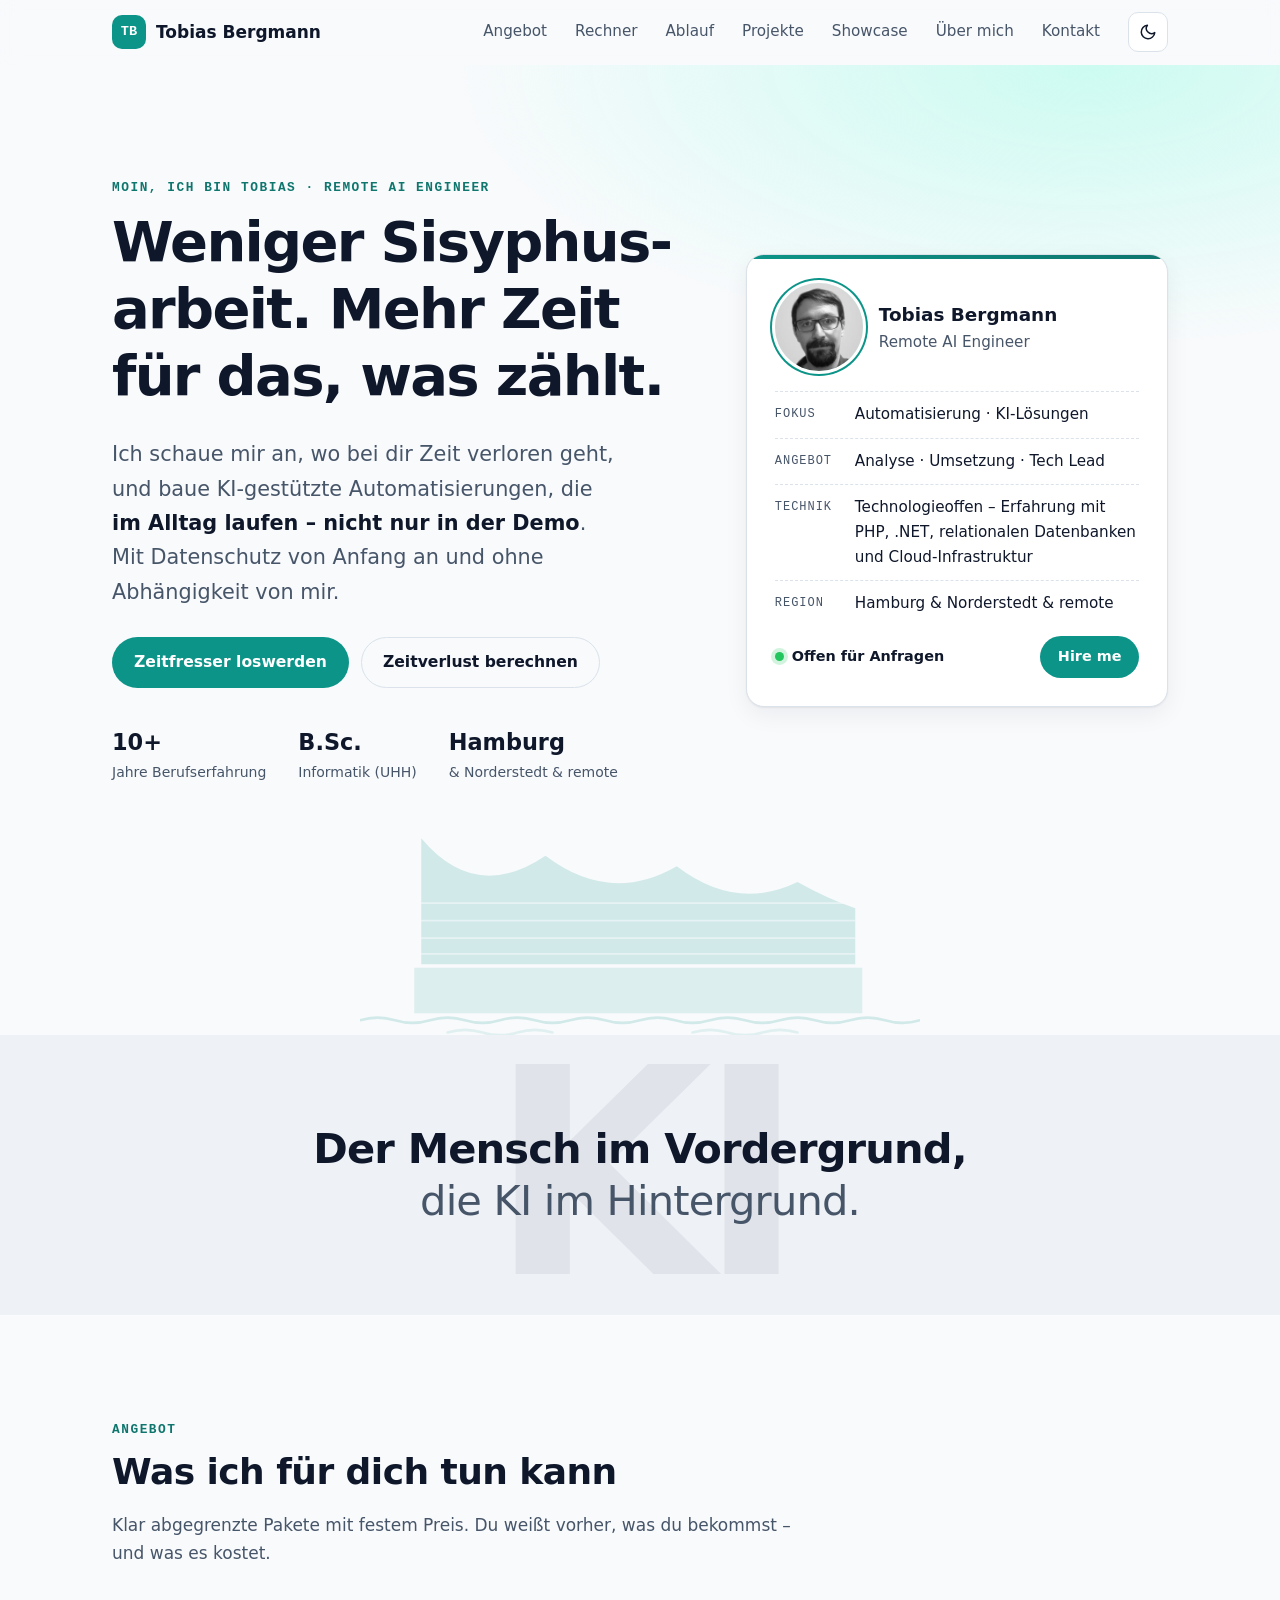
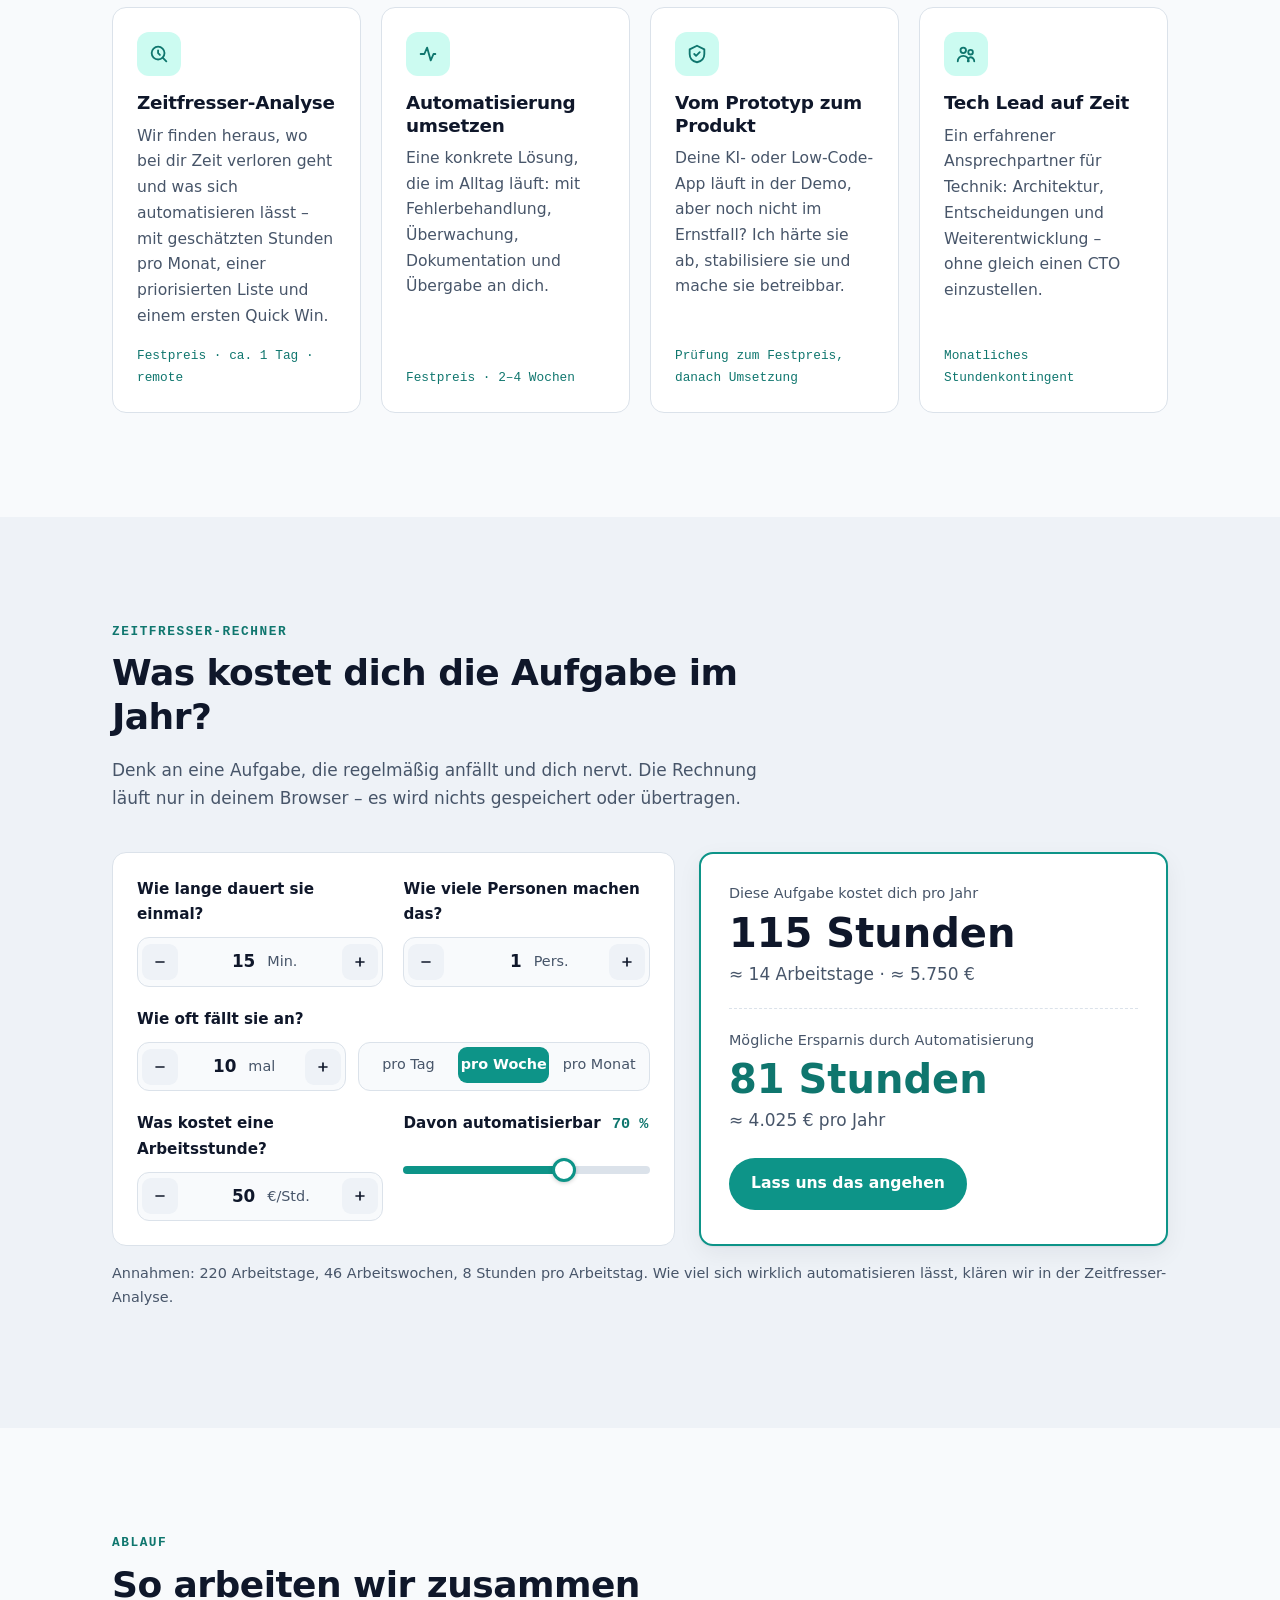
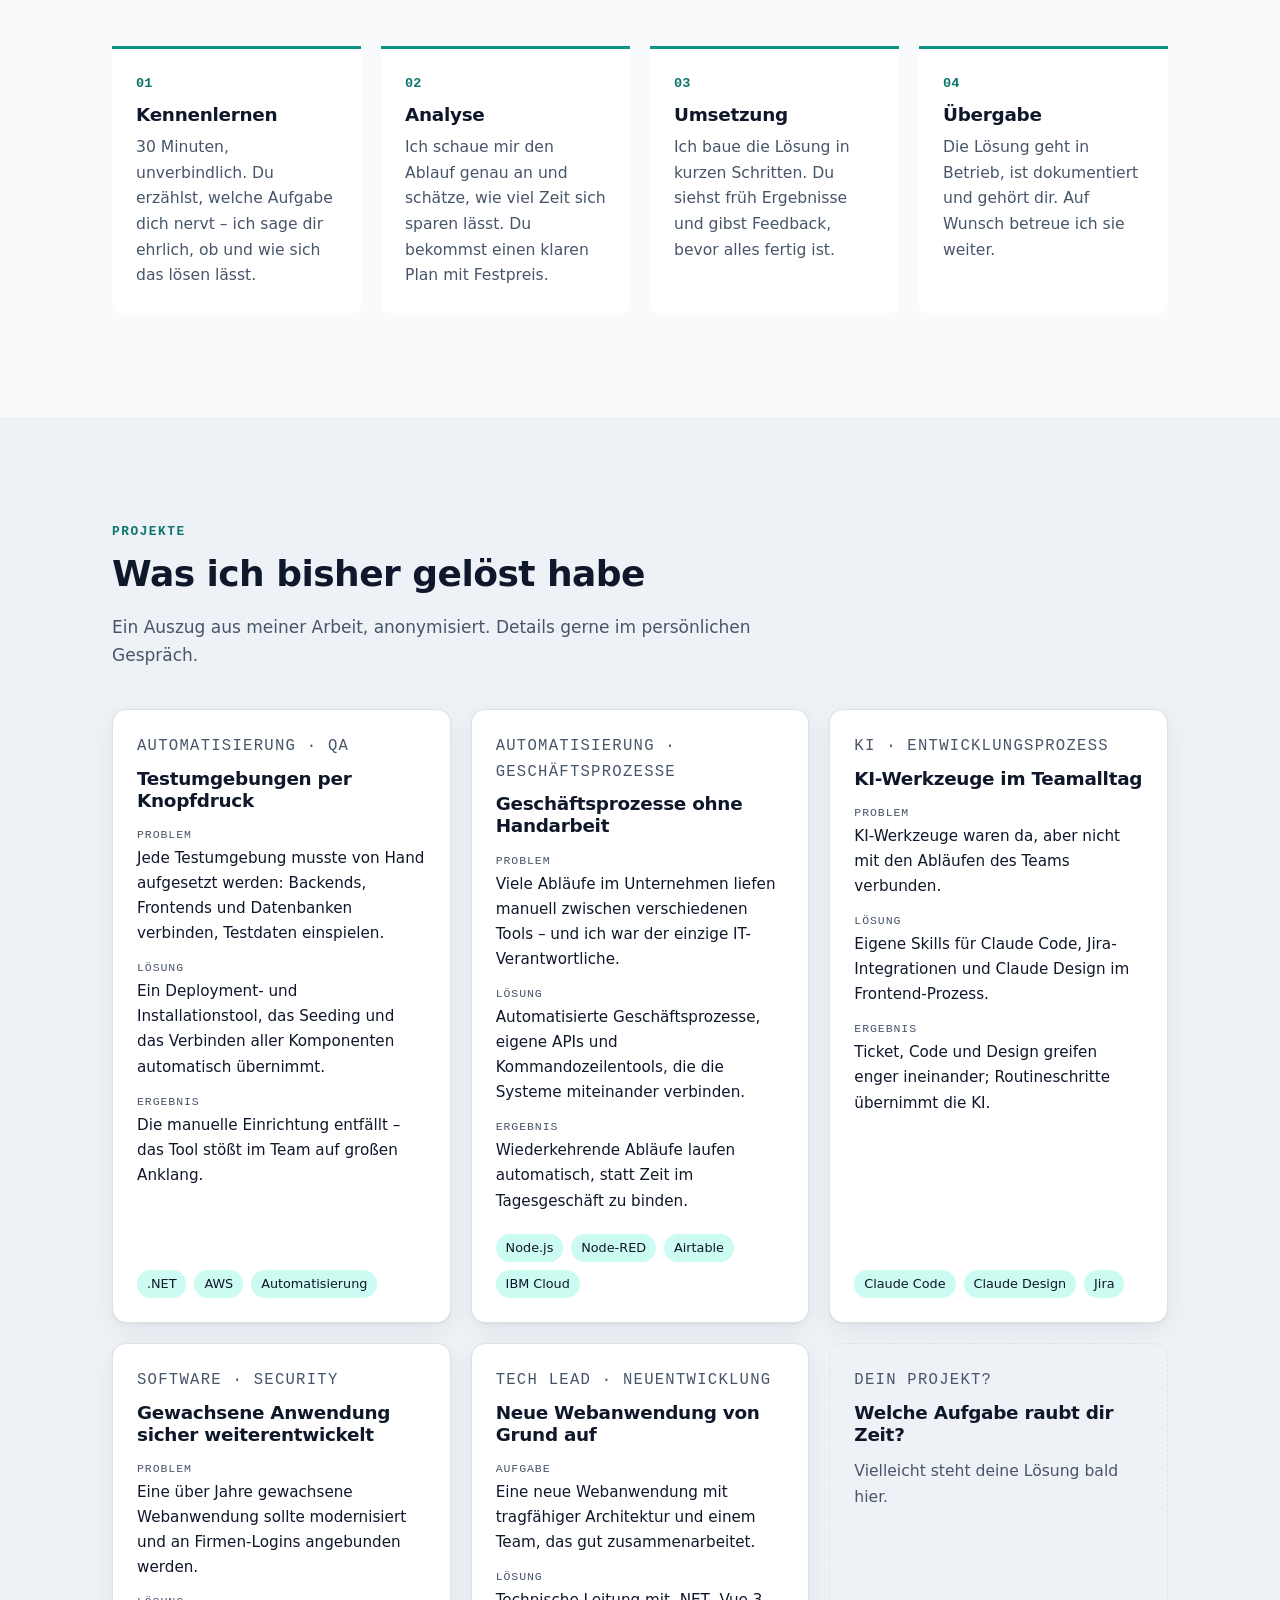
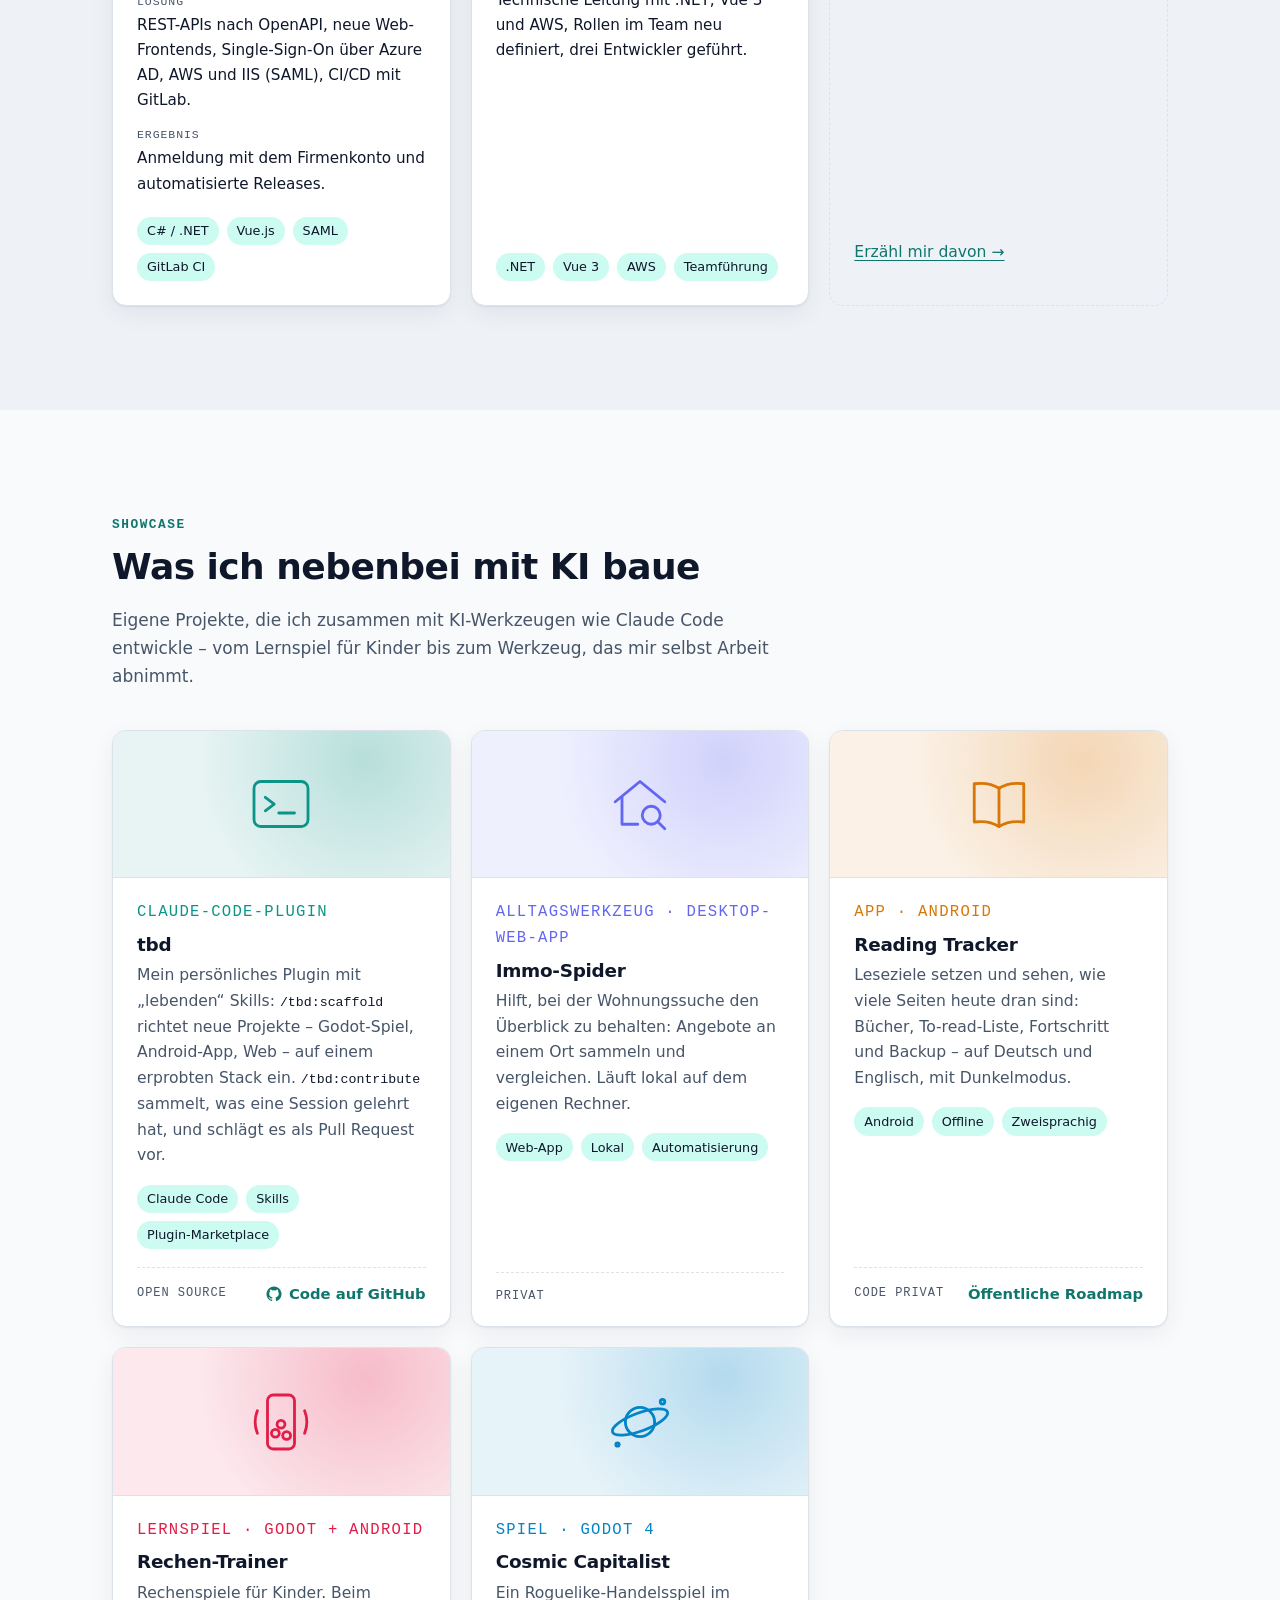
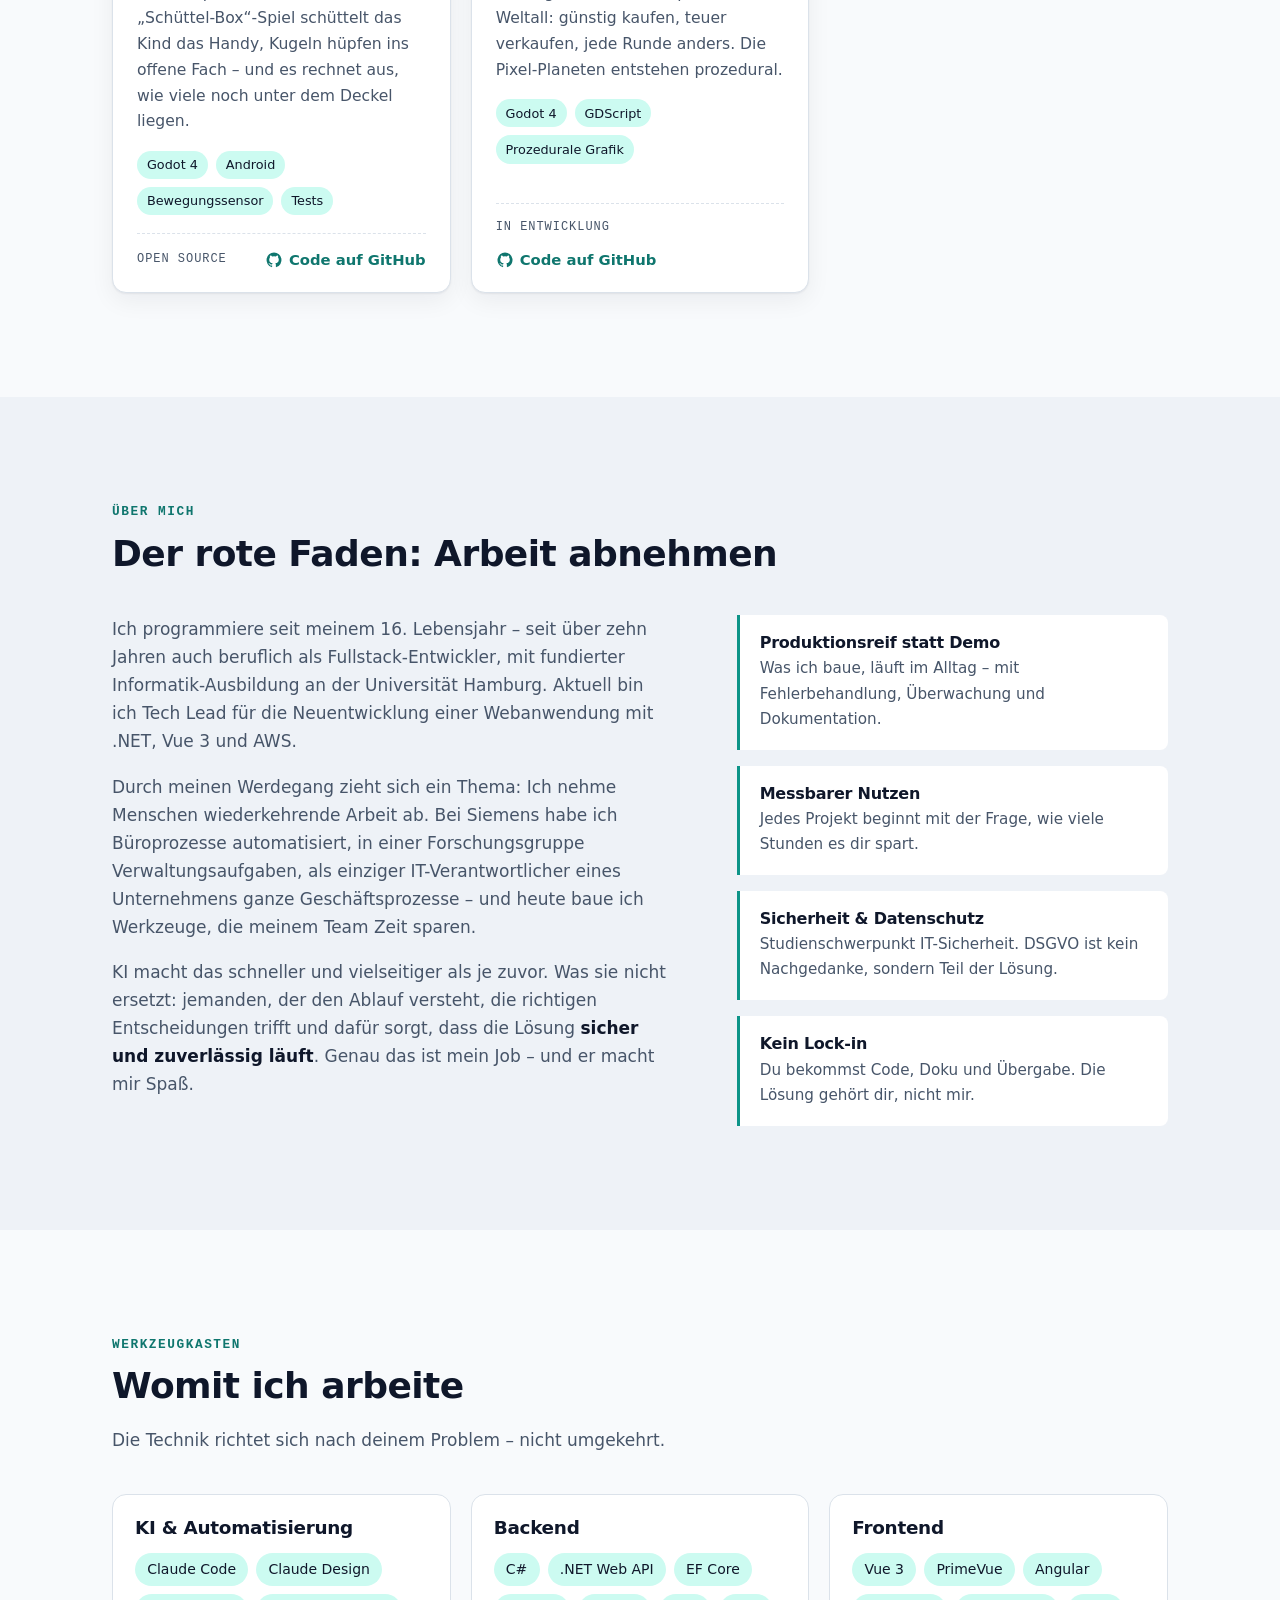
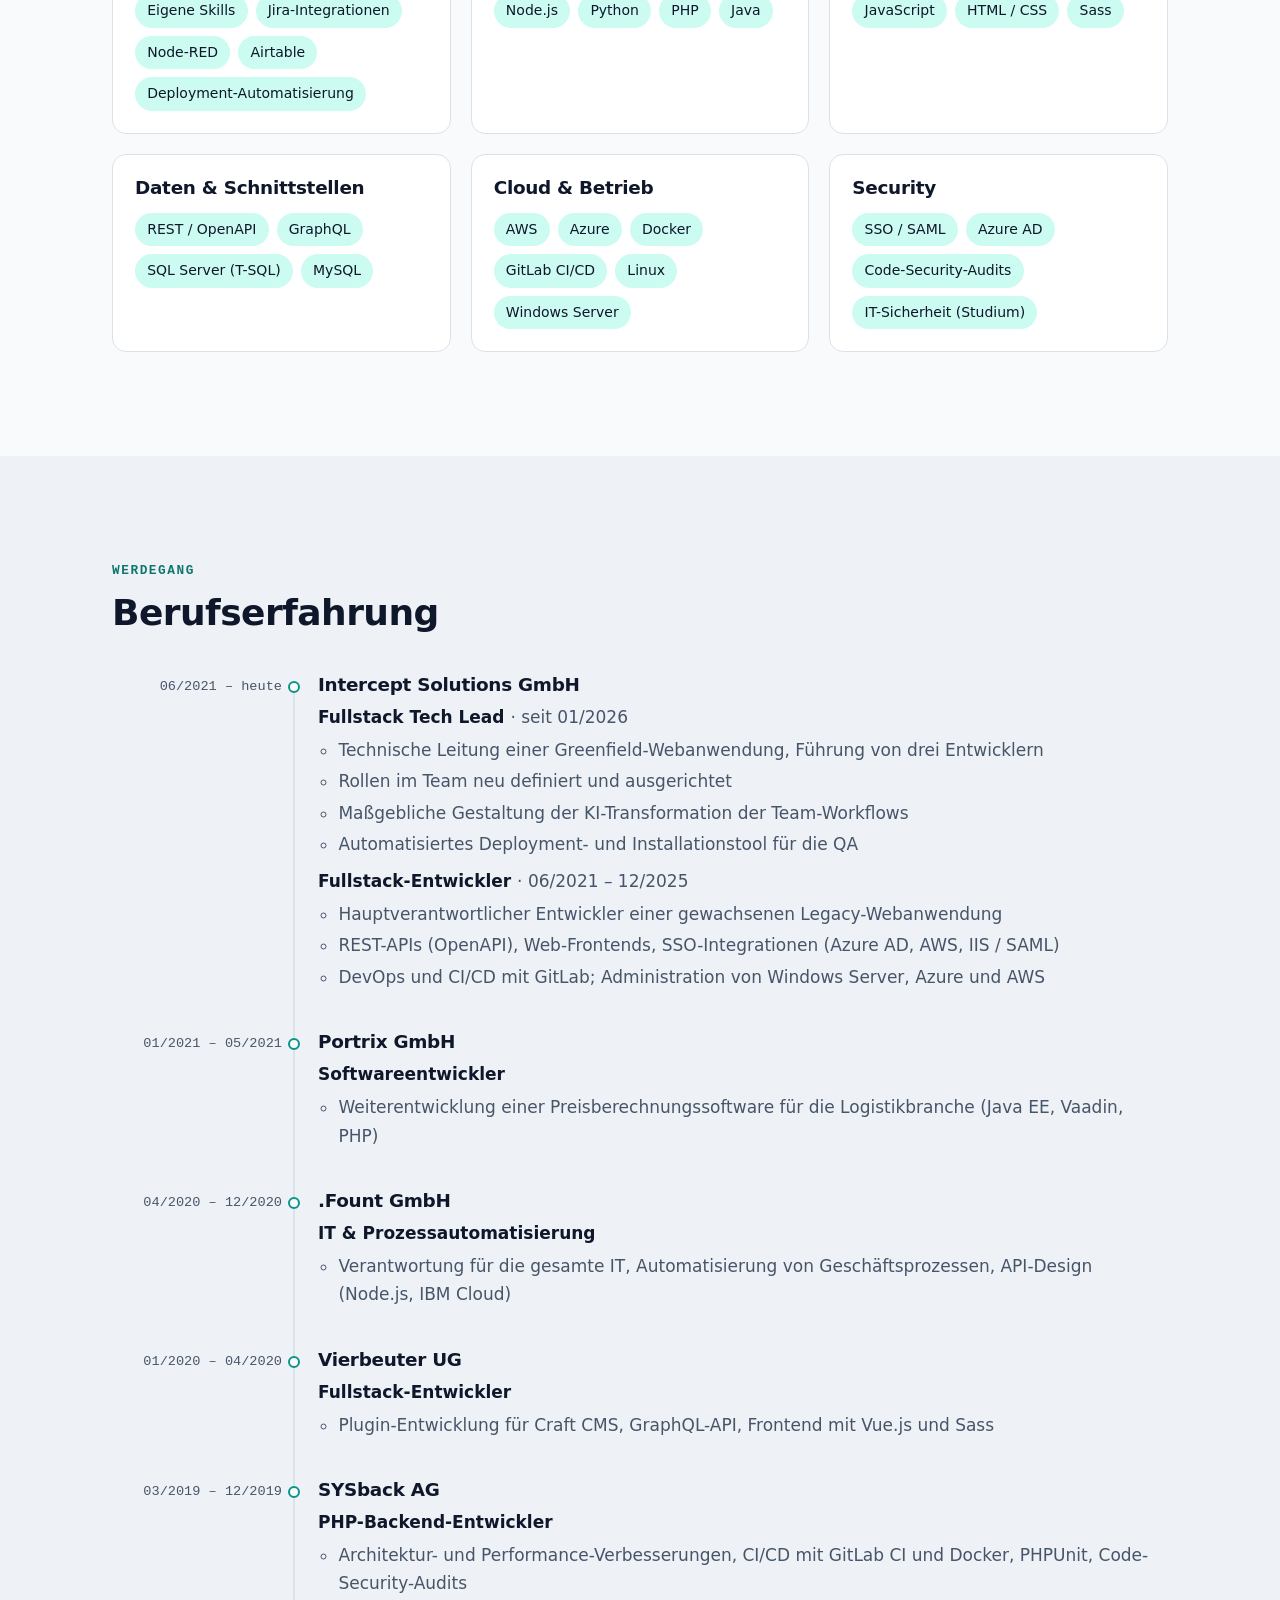
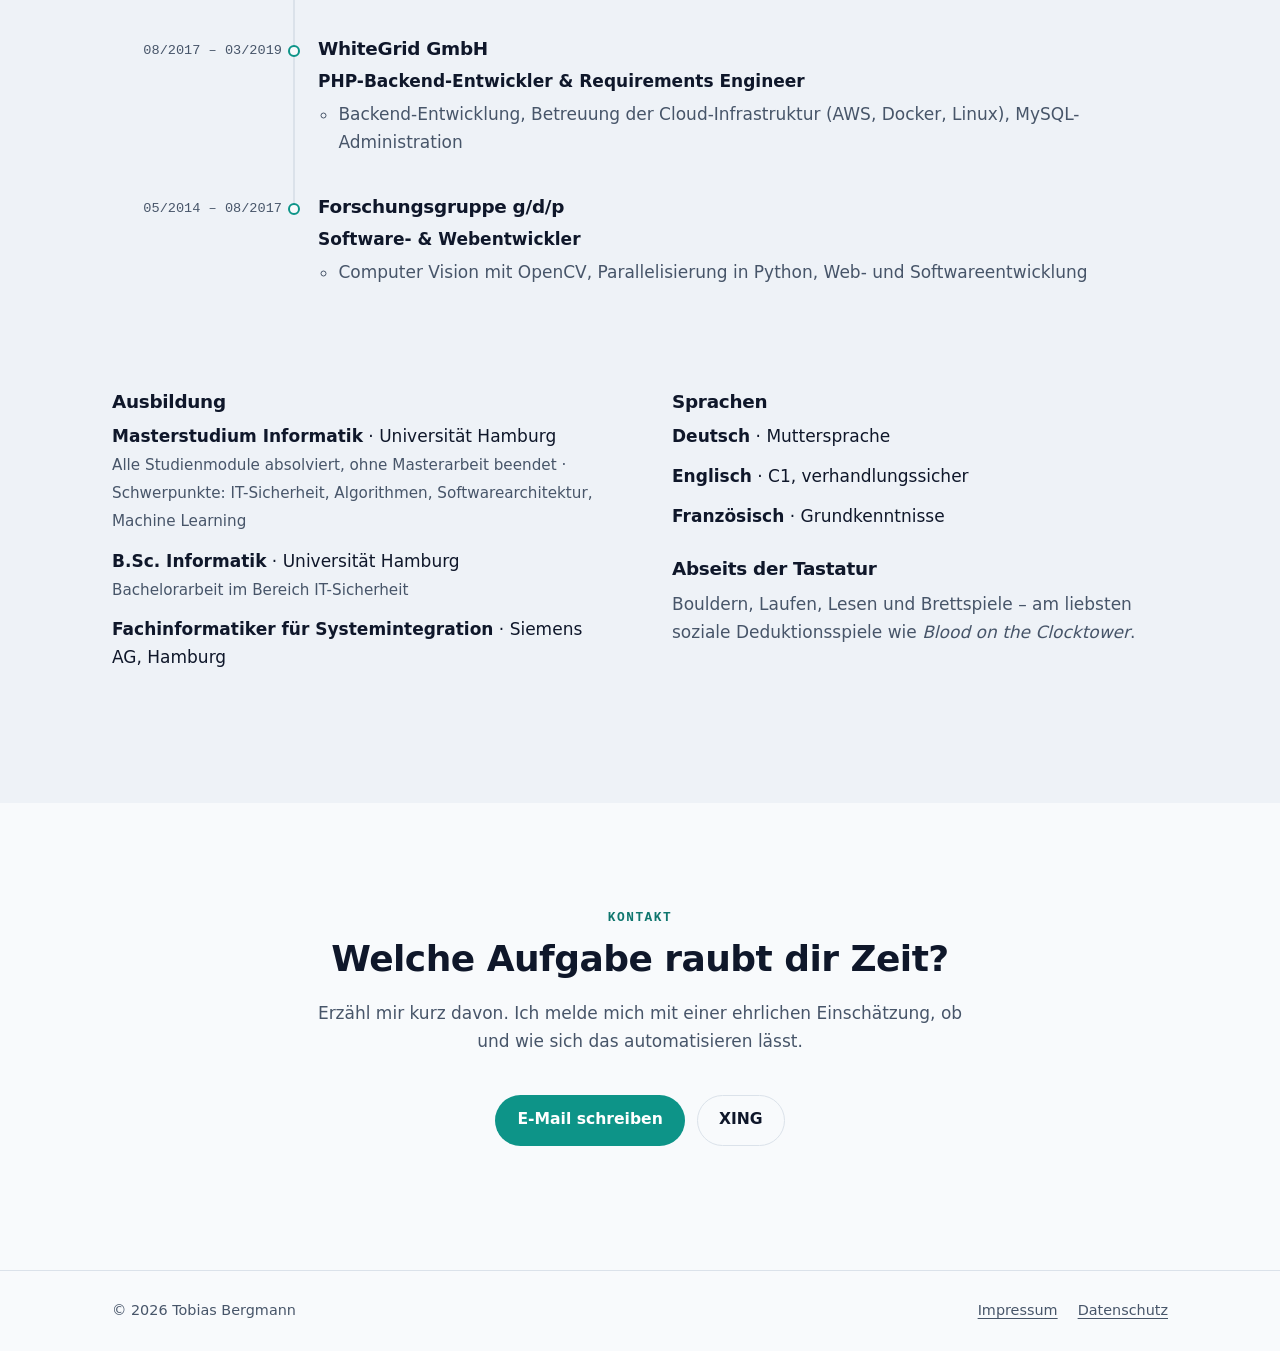
<file: index.html>
<!doctype html>
<html lang="de">
<head>
  <meta charset="utf-8">
  <meta name="viewport" content="width=device-width, initial-scale=1">
  <title>Tobias Bergmann – Remote AI Engineer · Automatisierung &amp; KI-Lösungen</title>
  <meta name="description" content="Weniger Sisyphusarbeit, mehr Zeit: Tobias Bergmann baut KI-gestützte Automatisierungen und macht Prototypen produktionsreif – mit Datenschutz von Anfang an, remote aus Hamburg.">
  <meta name="author" content="Tobias Bergmann">
  <link rel="canonical" href="https://tobiasbergmann.dev/">
  <meta property="og:type" content="website">
  <meta property="og:url" content="https://tobiasbergmann.dev/">
  <meta property="og:title" content="Tobias Bergmann – Remote AI Engineer">
  <meta property="og:description" content="Weniger Sisyphusarbeit. Mehr Zeit für das, was zählt. KI-gestützte Automatisierungen für den Alltag – nicht nur für die Demo.">
  <meta property="og:site_name" content="Tobias Bergmann">
  <meta property="og:locale" content="de_DE">
  <meta property="og:image" content="https://tobiasbergmann.dev/assets/img/og-image.png">
  <meta property="og:image:width" content="1200">
  <meta property="og:image:height" content="630">
  <meta property="og:image:alt" content="Tobias Bergmann – Weniger Sisyphusarbeit. Mehr Zeit für das, was zählt.">
  <meta name="twitter:card" content="summary_large_image">
  <script type="application/ld+json">
  {
    "@context": "https://schema.org",
    "@type": "ProfessionalService",
    "@id": "https://tobiasbergmann.dev/#service",
    "name": "Tobias Bergmann – Remote AI Engineer",
    "url": "https://tobiasbergmann.dev/",
    "image": "https://tobiasbergmann.dev/assets/img/og-image.png",
    "description": "KI-gestützte Automatisierungen und produktionsreife Prototypen – mit Datenschutz von Anfang an, remote aus Hamburg.",
    "email": "kontakt@tobiasbergmann.dev",
    "areaServed": [
      {
        "@type": "City",
        "name": "Hamburg"
      },
      {
        "@type": "Country",
        "name": "Deutschland"
      }
    ],
    "address": {
      "@type": "PostalAddress",
      "addressLocality": "Norderstedt",
      "addressRegion": "Schleswig-Holstein",
      "addressCountry": "DE"
    },
    "founder": {
      "@type": "Person",
      "@id": "https://tobiasbergmann.dev/#person",
      "name": "Tobias Bergmann",
      "jobTitle": "Remote AI Engineer",
      "image": "https://tobiasbergmann.dev/assets/img/portrait.webp",
      "url": "https://tobiasbergmann.dev/",
      "sameAs": [
        "https://www.xing.com/profile/Tobias_Bergmann63"
      ],
      "alumniOf": {
        "@type": "CollegeOrUniversity",
        "name": "Universität Hamburg"
      },
      "knowsAbout": [
        "Prozessautomatisierung",
        "Künstliche Intelligenz",
        "C#",
        ".NET",
        "Vue.js",
        "Python",
        "PHP",
        "Relationale Datenbanken",
        "IT-Sicherheit",
        "Cloud-Infrastruktur"
      ]
    },
    "hasOfferCatalog": {
      "@type": "OfferCatalog",
      "name": "Angebot",
      "itemListElement": [
        {
          "@type": "Offer",
          "itemOffered": {
            "@type": "Service",
            "name": "Zeitfresser-Analyse"
          }
        },
        {
          "@type": "Offer",
          "itemOffered": {
            "@type": "Service",
            "name": "Automatisierung umsetzen"
          }
        },
        {
          "@type": "Offer",
          "itemOffered": {
            "@type": "Service",
            "name": "Vom Prototyp zum Produkt"
          }
        },
        {
          "@type": "Offer",
          "itemOffered": {
            "@type": "Service",
            "name": "Tech Lead auf Zeit"
          }
        }
      ]
    }
  }
  </script>
  <meta name="theme-color" content="#0f172a">
  <link rel="icon" href="assets/img/favicon.svg" type="image/svg+xml">
  <link rel="stylesheet" href="css/style.css?v=20261101-4">
  <script>
    // Theme früh setzen, um Aufblitzen zu vermeiden
    try {
      var t = localStorage.getItem('theme');
      if (t) document.documentElement.setAttribute('data-theme', t);
    } catch (e) {}
  </script>
  <script src="js/main.js?v=20261101-4" defer></script>
</head>
<body>
  <a class="skip-link" href="#main">Zum Inhalt springen</a>

  <header class="site-header">
    <div class="container header-inner">
      <a class="brand" href="#top" aria-label="Zum Seitenanfang">
        <span class="brand-mark" aria-hidden="true">TB</span>
        <span class="brand-name">Tobias Bergmann</span>
      </a>
      <nav class="site-nav" aria-label="Hauptnavigation">
        <button class="nav-toggle" type="button" aria-expanded="false" aria-controls="nav-list">
          <span class="sr-only">Menü öffnen</span>
          <span class="nav-toggle-bar" aria-hidden="true"></span>
        </button>
        <ul id="nav-list" class="nav-list">
          <li><a href="#services">Angebot</a></li>
          <li><a href="#calculator">Rechner</a></li>
          <li><a href="#process">Ablauf</a></li>
          <li><a href="#projects">Projekte</a></li>
          <li><a href="#showcase">Showcase</a></li>
          <li><a href="#about">Über mich</a></li>
          <li><a href="#contact">Kontakt</a></li>
        </ul>
      </nav>
      <button class="theme-toggle" type="button" aria-label="Farbschema wechseln" title="Farbschema wechseln">
        <svg class="icon-sun" viewBox="0 0 24 24" aria-hidden="true"><circle cx="12" cy="12" r="4"/><path d="M12 2v2M12 20v2M4.93 4.93l1.41 1.41M17.66 17.66l1.41 1.41M2 12h2M20 12h2M4.93 19.07l1.41-1.41M17.66 6.34l1.41-1.41"/></svg>
        <svg class="icon-moon" viewBox="0 0 24 24" aria-hidden="true"><path d="M21 12.79A9 9 0 1 1 11.21 3 7 7 0 0 0 21 12.79z"/></svg>
      </button>
    </div>
  </header>

  <main id="main">
    <!-- Hero / Visitenkarte -->
    <section class="hero" id="top">
      <!-- Elbphilharmonie-Silhouette als dezenter Hintergrund -->
      <svg class="hero-skyline" viewBox="0 0 640 260" aria-hidden="true" focusable="false">
        <path fill="currentColor" d="M70 174 L70 30 Q132 104 212 50 Q286 106 362 62 Q430 114 500 80 Q536 100 566 110 L566 174 Z"/>
        <path stroke="var(--bg)" stroke-width="2" opacity="0.55" d="M70 104 H566 M70 124 H566 M70 144 H566 M70 162 H566"/>
        <path fill="currentColor" opacity="0.7" d="M62 178 H574 V230 H62 Z"/>
        <path fill="none" stroke="currentColor" stroke-width="3" stroke-linecap="round" d="M0 238 Q20 232 40 238 T80 238 T120 238 T160 238 T200 238 T240 238 T280 238 T320 238 T360 238 T400 238 T440 238 T480 238 T520 238 T560 238 T600 238 T640 238"/>
        <path fill="none" stroke="currentColor" stroke-width="3" stroke-linecap="round" opacity="0.6" d="M100 252 Q120 246 140 252 T180 252 T220 252 M380 252 Q400 246 420 252 T460 252 T500 252"/>
      </svg>
      <div class="container hero-inner">
        <div class="hero-text">
          <p class="eyebrow">Moin, ich bin Tobias · Remote AI Engineer</p>
          <h1>Weniger Sisyphus&shy;arbeit. Mehr Zeit für das, was zählt.</h1>
          <p class="hero-lead">
            Ich schaue mir an, wo bei dir Zeit verloren geht, und baue KI-gestützte Automatisierungen,
            die <strong>im Alltag laufen – nicht nur in der Demo</strong>. Mit Datenschutz von Anfang an
            und ohne Abhängigkeit von mir.
          </p>
          <div class="hero-actions">
            <a class="btn btn-primary" href="#contact">Zeitfresser loswerden</a>
            <a class="btn btn-ghost" href="#calculator">Zeitverlust berechnen</a>
          </div>
          <ul class="hero-facts" aria-label="Kurzfakten">
            <li><span class="fact-value">10+</span><span class="fact-label">Jahre Berufserfahrung</span></li>
            <li><span class="fact-value">B.Sc.</span><span class="fact-label">Informatik (UHH)</span></li>
            <li><span class="fact-value">Hamburg</span><span class="fact-label">&amp; Norderstedt &amp; remote</span></li>
          </ul>
        </div>

        <aside class="card-visit" aria-label="Visitenkarte">
          <div class="card-visit-top">
            <div class="avatar">
              <img src="assets/img/portrait.webp" alt="Portrait von Tobias Bergmann" width="400" height="400">
            </div>
            <div>
              <p class="card-name">Tobias Bergmann</p>
              <p class="card-role">Remote AI Engineer</p>
            </div>
          </div>
          <dl class="card-meta">
            <div><dt>Fokus</dt><dd>Automatisierung · KI-Lösungen</dd></div>
            <div><dt>Angebot</dt><dd>Analyse · Umsetzung · Tech Lead</dd></div>
            <div><dt>Technik</dt><dd>Technologieoffen – Erfahrung mit PHP, .NET, relationalen Datenbanken und Cloud-Infrastruktur</dd></div>
            <div><dt>Region</dt><dd>Hamburg &amp; Norderstedt &amp; remote</dd></div>
          </dl>
          <div class="card-foot">
            <p class="card-status">
              <span class="status-dot" aria-hidden="true"></span>
              Offen für Anfragen
            </p>
            <a class="btn btn-primary btn-sm" href="#contact">Hire me</a>
          </div>
        </aside>
      </div>
    </section>

    <!-- Leitsatz -->
    <section class="slogan" aria-label="Leitsatz">
      <div class="container slogan-inner">
        <span class="slogan-bg" aria-hidden="true">KI</span>
        <p class="slogan-text">Der Mensch im Vordergrund,<br><span>die KI im Hintergrund.</span></p>
      </div>
    </section>

    <!-- Angebot -->
    <section class="section" id="services">
      <div class="container">
        <header class="section-header">
          <p class="eyebrow">Angebot</p>
          <h2>Was ich für dich tun kann</h2>
          <p class="section-intro">
            Klar abgegrenzte Pakete mit festem Preis. Du weißt vorher, was du bekommst – und was es kostet.
          </p>
        </header>
        <div class="services-grid">
          <article class="service">
            <span class="service-icon" aria-hidden="true">
              <svg viewBox="0 0 24 24"><circle cx="11" cy="11" r="7"/><path d="M20 20l-4-4M11 8v3l2 2"/></svg>
            </span>
            <h3>Zeitfresser-Analyse</h3>
            <p>Wir finden heraus, wo bei dir Zeit verloren geht und was sich automatisieren lässt – mit geschätzten Stunden pro Monat, einer priorisierten Liste und einem ersten Quick Win.</p>
            <p class="service-meta">Festpreis · ca. 1 Tag · remote</p>
          </article>
          <article class="service">
            <span class="service-icon" aria-hidden="true">
              <svg viewBox="0 0 24 24"><path d="M4 12h4l3-7 4 14 3-7h2"/></svg>
            </span>
            <h3>Automatisierung umsetzen</h3>
            <p>Eine konkrete Lösung, die im Alltag läuft: mit Fehlerbehandlung, Überwachung, Dokumentation und Übergabe an dich.</p>
            <p class="service-meta">Festpreis · 2–4 Wochen</p>
          </article>
          <article class="service">
            <span class="service-icon" aria-hidden="true">
              <svg viewBox="0 0 24 24"><path d="M12 3l8 4v5c0 5-3.5 8-8 9-4.5-1-8-4-8-9V7l8-4z"/><path d="M9 12l2 2 4-4"/></svg>
            </span>
            <h3>Vom Prototyp zum Produkt</h3>
            <p>Deine KI- oder Low-Code-App läuft in der Demo, aber noch nicht im Ernstfall? Ich härte sie ab, stabilisiere sie und mache sie betreibbar.</p>
            <p class="service-meta">Prüfung zum Festpreis, danach Umsetzung</p>
          </article>
          <article class="service">
            <span class="service-icon" aria-hidden="true">
              <svg viewBox="0 0 24 24"><circle cx="9" cy="8" r="3"/><circle cx="17" cy="10" r="2.5"/><path d="M3 20c0-3.3 2.7-6 6-6s6 2.7 6 6M14 20c0-2.5 1.5-4.5 3-4.5s4 1.5 4 4.5"/></svg>
            </span>
            <h3>Tech Lead auf Zeit</h3>
            <p>Ein erfahrener Ansprechpartner für Technik: Architektur, Entscheidungen und Weiterentwicklung – ohne gleich einen CTO einzustellen.</p>
            <p class="service-meta">Monatliches Stundenkontingent</p>
          </article>
        </div>
      </div>
    </section>

    <!-- Zeitfresser-Rechner -->
    <section class="section section-alt" id="calculator">
      <div class="container">
        <header class="section-header">
          <p class="eyebrow">Zeitfresser-Rechner</p>
          <h2>Was kostet dich die Aufgabe im Jahr?</h2>
          <p class="section-intro">
            Denk an eine Aufgabe, die regelmäßig anfällt und dich nervt. Die Rechnung läuft nur in deinem
            Browser – es wird nichts gespeichert oder übertragen.
          </p>
        </header>

        <div class="calc">
          <form class="calc-form" id="calc-form" novalidate>
            <div class="field">
              <label for="calc-minutes">Wie lange dauert sie einmal?</label>
              <div class="stepper">
                <button type="button" class="stepper-btn" data-dir="-1" aria-label="Dauer verringern"><svg viewBox="0 0 24 24" aria-hidden="true"><path d="M6 12h12"/></svg></button>
                <input id="calc-minutes" name="minutes" type="number" inputmode="decimal" min="1" step="5" value="15">
                <span class="stepper-unit" aria-hidden="true">Min.</span>
                <button type="button" class="stepper-btn" data-dir="1" aria-label="Dauer erhöhen"><svg viewBox="0 0 24 24" aria-hidden="true"><path d="M12 6v12M6 12h12"/></svg></button>
              </div>
            </div>
            <div class="field">
              <label for="calc-people">Wie viele Personen machen das?</label>
              <div class="stepper">
                <button type="button" class="stepper-btn" data-dir="-1" aria-label="Personen verringern"><svg viewBox="0 0 24 24" aria-hidden="true"><path d="M6 12h12"/></svg></button>
                <input id="calc-people" name="people" type="number" inputmode="numeric" min="1" step="1" value="1">
                <span class="stepper-unit" aria-hidden="true">Pers.</span>
                <button type="button" class="stepper-btn" data-dir="1" aria-label="Personen erhöhen"><svg viewBox="0 0 24 24" aria-hidden="true"><path d="M12 6v12M6 12h12"/></svg></button>
              </div>
            </div>
            <div class="field field-wide">
              <label for="calc-count">Wie oft fällt sie an?</label>
              <div class="field-row">
                <div class="stepper">
                <button type="button" class="stepper-btn" data-dir="-1" aria-label="Häufigkeit verringern"><svg viewBox="0 0 24 24" aria-hidden="true"><path d="M6 12h12"/></svg></button>
                <input id="calc-count" name="count" type="number" inputmode="numeric" min="1" step="1" value="10">
                <span class="stepper-unit" aria-hidden="true">mal</span>
                <button type="button" class="stepper-btn" data-dir="1" aria-label="Häufigkeit erhöhen"><svg viewBox="0 0 24 24" aria-hidden="true"><path d="M12 6v12M6 12h12"/></svg></button>
              </div>
                <div class="segmented" role="radiogroup" aria-label="Zeitraum">
                  <label><input type="radio" name="period" value="220"><span>pro Tag</span></label>
                  <label><input type="radio" name="period" value="46" checked><span>pro Woche</span></label>
                  <label><input type="radio" name="period" value="12"><span>pro Monat</span></label>
                </div>
              </div>
            </div>
            <div class="field">
              <label for="calc-rate">Was kostet eine Arbeitsstunde?</label>
              <div class="stepper">
                <button type="button" class="stepper-btn" data-dir="-1" aria-label="Stundensatz verringern"><svg viewBox="0 0 24 24" aria-hidden="true"><path d="M6 12h12"/></svg></button>
                <input id="calc-rate" name="rate" type="number" inputmode="decimal" min="0" step="5" value="50">
                <span class="stepper-unit" aria-hidden="true">€/Std.</span>
                <button type="button" class="stepper-btn" data-dir="1" aria-label="Stundensatz erhöhen"><svg viewBox="0 0 24 24" aria-hidden="true"><path d="M12 6v12M6 12h12"/></svg></button>
              </div>
            </div>
            <div class="field">
              <label for="calc-share">Davon automatisierbar <output id="calc-share-out" for="calc-share">70&nbsp;%</output></label>
              <input id="calc-share" name="share" type="range" min="10" max="100" step="5" value="70">
            </div>
          </form>

          <div class="calc-result" aria-live="polite">
            <p class="calc-label">Diese Aufgabe kostet dich pro Jahr</p>
            <p class="calc-big"><span id="calc-hours">–</span> Stunden</p>
            <p class="calc-sub">≈ <span id="calc-days">–</span> Arbeitstage · ≈ <span id="calc-cost">–</span></p>
            <hr>
            <p class="calc-label">Mögliche Ersparnis durch Automatisierung</p>
            <p class="calc-big calc-accent"><span id="calc-saved-hours">–</span> Stunden</p>
            <p class="calc-sub">≈ <span id="calc-saved-cost">–</span> pro Jahr</p>
            <a class="btn btn-primary" href="#contact">Lass uns das angehen</a>
          </div>
        </div>
        <p class="muted small calc-note">
          Annahmen: 220 Arbeitstage, 46 Arbeitswochen, 8 Stunden pro Arbeitstag. Wie viel sich wirklich
          automatisieren lässt, klären wir in der Zeitfresser-Analyse.
        </p>
        <noscript><p class="muted small">Der Rechner benötigt JavaScript.</p></noscript>
      </div>
    </section>

    <!-- Ablauf -->
    <section class="section" id="process">
      <div class="container">
        <header class="section-header">
          <p class="eyebrow">Ablauf</p>
          <h2>So arbeiten wir zusammen</h2>
        </header>
        <ol class="steps">
          <li class="step">
            <h3>Kennenlernen</h3>
            <p>30 Minuten, unverbindlich. Du erzählst, welche Aufgabe dich nervt – ich sage dir ehrlich, ob und wie sich das lösen lässt.</p>
          </li>
          <li class="step">
            <h3>Analyse</h3>
            <p>Ich schaue mir den Ablauf genau an und schätze, wie viel Zeit sich sparen lässt. Du bekommst einen klaren Plan mit Festpreis.</p>
          </li>
          <li class="step">
            <h3>Umsetzung</h3>
            <p>Ich baue die Lösung in kurzen Schritten. Du siehst früh Ergebnisse und gibst Feedback, bevor alles fertig ist.</p>
          </li>
          <li class="step">
            <h3>Übergabe</h3>
            <p>Die Lösung geht in Betrieb, ist dokumentiert und gehört dir. Auf Wunsch betreue ich sie weiter.</p>
          </li>
        </ol>
      </div>
    </section>

    <!-- Projekte -->
    <section class="section section-alt" id="projects">
      <div class="container">
        <header class="section-header">
          <p class="eyebrow">Projekte</p>
          <h2>Was ich bisher gelöst habe</h2>
          <p class="section-intro">
            Ein Auszug aus meiner Arbeit, anonymisiert. Details gerne im persönlichen Gespräch.
          </p>
        </header>

        <div class="projects-grid">
          <article class="project">
            <div class="project-head">
              <p class="project-kicker">Automatisierung · QA</p>
              <h3>Testumgebungen per Knopfdruck</h3>
            </div>
            <dl class="story">
              <div><dt>Problem</dt><dd>Jede Testumgebung musste von Hand aufgesetzt werden: Backends, Frontends und Datenbanken verbinden, Testdaten einspielen.</dd></div>
              <div><dt>Lösung</dt><dd>Ein Deployment- und Installationstool, das Seeding und das Verbinden aller Komponenten automatisch übernimmt.</dd></div>
              <div><dt>Ergebnis</dt><dd>Die manuelle Einrichtung entfällt – das Tool stößt im Team auf großen Anklang.</dd></div>
            </dl>
            <ul class="tags tags-sm"><li>.NET</li><li>AWS</li><li>Automatisierung</li></ul>
          </article>

          <article class="project">
            <div class="project-head">
              <p class="project-kicker">Automatisierung · Geschäftsprozesse</p>
              <h3>Geschäftsprozesse ohne Handarbeit</h3>
            </div>
            <dl class="story">
              <div><dt>Problem</dt><dd>Viele Abläufe im Unternehmen liefen manuell zwischen verschiedenen Tools – und ich war der einzige IT-Verantwortliche.</dd></div>
              <div><dt>Lösung</dt><dd>Automatisierte Geschäftsprozesse, eigene APIs und Kommandozeilentools, die die Systeme miteinander verbinden.</dd></div>
              <div><dt>Ergebnis</dt><dd>Wiederkehrende Abläufe laufen automatisch, statt Zeit im Tagesgeschäft zu binden.</dd></div>
            </dl>
            <ul class="tags tags-sm"><li>Node.js</li><li>Node-RED</li><li>Airtable</li><li>IBM Cloud</li></ul>
          </article>

          <article class="project">
            <div class="project-head">
              <p class="project-kicker">KI · Entwicklungsprozess</p>
              <h3>KI-Werkzeuge im Teamalltag</h3>
            </div>
            <dl class="story">
              <div><dt>Problem</dt><dd>KI-Werkzeuge waren da, aber nicht mit den Abläufen des Teams verbunden.</dd></div>
              <div><dt>Lösung</dt><dd>Eigene Skills für Claude Code, Jira-Integrationen und Claude Design im Frontend-Prozess.</dd></div>
              <div><dt>Ergebnis</dt><dd>Ticket, Code und Design greifen enger ineinander; Routineschritte übernimmt die KI.</dd></div>
            </dl>
            <ul class="tags tags-sm"><li>Claude Code</li><li>Claude Design</li><li>Jira</li></ul>
          </article>

          <article class="project">
            <div class="project-head">
              <p class="project-kicker">Software · Security</p>
              <h3>Gewachsene Anwendung sicher weiterentwickelt</h3>
            </div>
            <dl class="story">
              <div><dt>Problem</dt><dd>Eine über Jahre gewachsene Webanwendung sollte modernisiert und an Firmen-Logins angebunden werden.</dd></div>
              <div><dt>Lösung</dt><dd>REST-APIs nach OpenAPI, neue Web-Frontends, Single-Sign-On über Azure AD, AWS und IIS (SAML), CI/CD mit GitLab.</dd></div>
              <div><dt>Ergebnis</dt><dd>Anmeldung mit dem Firmenkonto und automatisierte Releases.</dd></div>
            </dl>
            <ul class="tags tags-sm"><li>C# / .NET</li><li>Vue.js</li><li>SAML</li><li>GitLab CI</li></ul>
          </article>

          <article class="project">
            <div class="project-head">
              <p class="project-kicker">Tech Lead · Neuentwicklung</p>
              <h3>Neue Webanwendung von Grund auf</h3>
            </div>
            <dl class="story">
              <div><dt>Aufgabe</dt><dd>Eine neue Webanwendung mit tragfähiger Architektur und einem Team, das gut zusammenarbeitet.</dd></div>
              <div><dt>Lösung</dt><dd>Technische Leitung mit .NET, Vue&nbsp;3 und AWS, Rollen im Team neu definiert, drei Entwickler geführt.</dd></div>
            </dl>
            <ul class="tags tags-sm"><li>.NET</li><li>Vue 3</li><li>AWS</li><li>Teamführung</li></ul>
          </article>

          <article class="project project-placeholder">
            <div class="project-head">
              <p class="project-kicker">Dein Projekt?</p>
              <h3>Welche Aufgabe raubt dir Zeit?</h3>
            </div>
            <p>Vielleicht steht deine Lösung bald hier.</p>
            <p class="project-links"><a href="#contact">Erzähl mir davon →</a></p>
          </article>
        </div>
      </div>
    </section>

    <!-- KI-Showcase -->
    <section class="section" id="showcase">
      <div class="container">
        <header class="section-header">
          <p class="eyebrow">Showcase</p>
          <h2>Was ich nebenbei mit KI baue</h2>
          <p class="section-intro">
            Eigene Projekte, die ich zusammen mit KI-Werkzeugen wie Claude Code entwickle – vom Lernspiel
            für Kinder bis zum Werkzeug, das mir selbst Arbeit abnimmt.
          </p>
        </header>
        <div class="showcase-grid">
          <article class="showcase-card" data-tone="teal">
            <div class="showcase-cover" aria-hidden="true">
              <!-- Platzhalter: später durch Screenshot ersetzen -->
              <svg viewBox="0 0 64 64"><rect x="8" y="12" width="48" height="40" rx="6"/><path d="M18 26l8 6-8 6M30 40h14"/></svg>
            </div>
            <div class="showcase-body">
              <p class="project-kicker">Claude-Code-Plugin</p>
              <h3>tbd</h3>
              <p>Mein persönliches Plugin mit „lebenden“ Skills: <code>/tbd:scaffold</code> richtet neue Projekte – Godot-Spiel, Android-App, Web – auf einem erprobten Stack ein. <code>/tbd:contribute</code> sammelt, was eine Session gelehrt hat, und schlägt es als Pull Request vor.</p>
              <ul class="tags tags-sm"><li>Claude Code</li><li>Skills</li><li>Plugin-Marketplace</li></ul>
              <div class="showcase-foot">
                <span class="showcase-status">Open Source</span>
                <a class="showcase-link" href="https://github.com/Toastgeraet/tbd" target="_blank" rel="noopener noreferrer"><svg viewBox="0 0 24 24" aria-hidden="true"><path d="M12 2a10 10 0 0 0-3.16 19.49c.5.09.68-.22.68-.48v-1.7c-2.78.6-3.37-1.34-3.37-1.34-.45-1.16-1.11-1.47-1.11-1.47-.91-.62.07-.6.07-.6 1 .07 1.53 1.03 1.53 1.03.9 1.52 2.34 1.08 2.91.83.09-.65.35-1.08.63-1.33-2.22-.25-4.55-1.11-4.55-4.94 0-1.09.39-1.98 1.03-2.68-.1-.25-.45-1.27.1-2.64 0 0 .84-.27 2.75 1.02a9.6 9.6 0 0 1 5 0c1.91-1.29 2.75-1.02 2.75-1.02.55 1.37.2 2.39.1 2.64.64.7 1.03 1.59 1.03 2.68 0 3.84-2.34 4.68-4.57 4.93.36.31.68.92.68 1.85v2.74c0 .27.18.58.69.48A10 10 0 0 0 12 2z"/></svg>Code auf GitHub<span class="sr-only"> (öffnet in neuem Tab)</span></a>
              </div>
            </div>
          </article>
          <article class="showcase-card" data-tone="indigo">
            <div class="showcase-cover" aria-hidden="true">
              <!-- Platzhalter: später durch Screenshot ersetzen -->
              <svg viewBox="0 0 64 64"><path d="M10 30L32 12l22 18"/><path d="M16 26v24h14"/><circle cx="42" cy="42" r="8"/><path d="M48 48l6 6"/></svg>
            </div>
            <div class="showcase-body">
              <p class="project-kicker">Alltagswerkzeug · Desktop-Web-App</p>
              <h3>Immo-Spider</h3>
              <p>Hilft, bei der Wohnungssuche den Überblick zu behalten: Angebote an einem Ort sammeln und vergleichen. Läuft lokal auf dem eigenen Rechner.</p>
              <ul class="tags tags-sm"><li>Web-App</li><li>Lokal</li><li>Automatisierung</li></ul>
              <div class="showcase-foot">
                <span class="showcase-status">Privat</span>
                
              </div>
            </div>
          </article>
          <article class="showcase-card" data-tone="amber">
            <div class="showcase-cover" aria-hidden="true">
              <!-- Platzhalter: später durch Screenshot ersetzen -->
              <svg viewBox="0 0 64 64"><path d="M32 18c-6-4-14-5-22-4v34c8-1 16 0 22 4 6-4 14-5 22-4V14c-8-1-16 0-22 4z"/><path d="M32 18v34"/></svg>
            </div>
            <div class="showcase-body">
              <p class="project-kicker">App · Android</p>
              <h3>Reading Tracker</h3>
              <p>Leseziele setzen und sehen, wie viele Seiten heute dran sind: Bücher, To-read-Liste, Fortschritt und Backup – auf Deutsch und Englisch, mit Dunkelmodus.</p>
              <ul class="tags tags-sm"><li>Android</li><li>Offline</li><li>Zweisprachig</li></ul>
              <div class="showcase-foot">
                <span class="showcase-status">Code privat</span>
                <a class="showcase-link" href="https://toastgeraet.github.io/reading-tracker-roadmap/" target="_blank" rel="noopener noreferrer">Öffentliche Roadmap<span class="sr-only"> (öffnet in neuem Tab)</span></a>
              </div>
            </div>
          </article>
          <article class="showcase-card" data-tone="rose">
            <div class="showcase-cover" aria-hidden="true">
              <!-- Platzhalter: später durch Screenshot ersetzen -->
              <svg viewBox="0 0 64 64"><rect x="20" y="8" width="24" height="48" rx="5"/><circle cx="27" cy="42" r="3.5"/><circle cx="37" cy="44" r="3.5"/><circle cx="32" cy="34" r="3.5"/><path d="M11 22q-4 10 0 20M53 22q4 10 0 20"/></svg>
            </div>
            <div class="showcase-body">
              <p class="project-kicker">Lernspiel · Godot + Android</p>
              <h3>Rechen-Trainer</h3>
              <p>Rechenspiele für Kinder. Beim „Schüttel-Box“-Spiel schüttelt das Kind das Handy, Kugeln hüpfen ins offene Fach – und es rechnet aus, wie viele noch unter dem Deckel liegen.</p>
              <ul class="tags tags-sm"><li>Godot 4</li><li>Android</li><li>Bewegungssensor</li><li>Tests</li></ul>
              <div class="showcase-foot">
                <span class="showcase-status">Open Source</span>
                <a class="showcase-link" href="https://github.com/Toastgeraet/rechen-trainer" target="_blank" rel="noopener noreferrer"><svg viewBox="0 0 24 24" aria-hidden="true"><path d="M12 2a10 10 0 0 0-3.16 19.49c.5.09.68-.22.68-.48v-1.7c-2.78.6-3.37-1.34-3.37-1.34-.45-1.16-1.11-1.47-1.11-1.47-.91-.62.07-.6.07-.6 1 .07 1.53 1.03 1.53 1.03.9 1.52 2.34 1.08 2.91.83.09-.65.35-1.08.63-1.33-2.22-.25-4.55-1.11-4.55-4.94 0-1.09.39-1.98 1.03-2.68-.1-.25-.45-1.27.1-2.64 0 0 .84-.27 2.75 1.02a9.6 9.6 0 0 1 5 0c1.91-1.29 2.75-1.02 2.75-1.02.55 1.37.2 2.39.1 2.64.64.7 1.03 1.59 1.03 2.68 0 3.84-2.34 4.68-4.57 4.93.36.31.68.92.68 1.85v2.74c0 .27.18.58.69.48A10 10 0 0 0 12 2z"/></svg>Code auf GitHub<span class="sr-only"> (öffnet in neuem Tab)</span></a>
              </div>
            </div>
          </article>
          <article class="showcase-card" data-tone="sky">
            <div class="showcase-cover" aria-hidden="true">
              <!-- Platzhalter: später durch Screenshot ersetzen -->
              <svg viewBox="0 0 64 64"><circle cx="32" cy="32" r="13"/><ellipse cx="32" cy="32" rx="26" ry="8" transform="rotate(-20 32 32)"/><circle cx="52" cy="14" r="2"/><circle cx="12" cy="52" r="1.5"/></svg>
            </div>
            <div class="showcase-body">
              <p class="project-kicker">Spiel · Godot 4</p>
              <h3>Cosmic Capitalist</h3>
              <p>Ein Roguelike-Handelsspiel im Weltall: günstig kaufen, teuer verkaufen, jede Runde anders. Die Pixel-Planeten entstehen prozedural.</p>
              <ul class="tags tags-sm"><li>Godot 4</li><li>GDScript</li><li>Prozedurale Grafik</li></ul>
              <div class="showcase-foot">
                <span class="showcase-status">In Entwicklung</span>
                <a class="showcase-link" href="https://github.com/Toastgeraet/cosmic-capitalist" target="_blank" rel="noopener noreferrer"><svg viewBox="0 0 24 24" aria-hidden="true"><path d="M12 2a10 10 0 0 0-3.16 19.49c.5.09.68-.22.68-.48v-1.7c-2.78.6-3.37-1.34-3.37-1.34-.45-1.16-1.11-1.47-1.11-1.47-.91-.62.07-.6.07-.6 1 .07 1.53 1.03 1.53 1.03.9 1.52 2.34 1.08 2.91.83.09-.65.35-1.08.63-1.33-2.22-.25-4.55-1.11-4.55-4.94 0-1.09.39-1.98 1.03-2.68-.1-.25-.45-1.27.1-2.64 0 0 .84-.27 2.75 1.02a9.6 9.6 0 0 1 5 0c1.91-1.29 2.75-1.02 2.75-1.02.55 1.37.2 2.39.1 2.64.64.7 1.03 1.59 1.03 2.68 0 3.84-2.34 4.68-4.57 4.93.36.31.68.92.68 1.85v2.74c0 .27.18.58.69.48A10 10 0 0 0 12 2z"/></svg>Code auf GitHub<span class="sr-only"> (öffnet in neuem Tab)</span></a>
              </div>
            </div>
          </article>
        </div>
      </div>
    </section>

    <!-- Über mich -->
    <section class="section section-alt" id="about">
      <div class="container">
        <header class="section-header">
          <p class="eyebrow">Über mich</p>
          <h2>Der rote Faden: Arbeit abnehmen</h2>
        </header>
        <div class="about-grid">
          <div class="prose">
            <p>
              Ich programmiere seit meinem 16. Lebensjahr – seit über zehn Jahren auch beruflich als
              Fullstack-Entwickler, mit fundierter Informatik-Ausbildung an der Universität Hamburg.
              Aktuell bin ich Tech Lead für die Neuentwicklung einer Webanwendung mit .NET, Vue&nbsp;3 und AWS.
            </p>
            <p>
              Durch meinen Werdegang zieht sich ein Thema: Ich nehme Menschen wiederkehrende Arbeit ab.
              Bei Siemens habe ich Büroprozesse automatisiert, in einer Forschungsgruppe Verwaltungsaufgaben,
              als einziger IT-Verantwortlicher eines Unternehmens ganze Geschäftsprozesse – und heute baue ich
              Werkzeuge, die meinem Team Zeit sparen.
            </p>
            <p>
              KI macht das schneller und vielseitiger als je zuvor. Was sie nicht ersetzt: jemanden, der den
              Ablauf versteht, die richtigen Entscheidungen trifft und dafür sorgt, dass die Lösung
              <em>sicher und zuverlässig läuft</em>. Genau das ist mein Job – und er macht mir Spaß.
            </p>
          </div>
          <ul class="values">
            <li>
              <h3>Produktionsreif statt Demo</h3>
              <p>Was ich baue, läuft im Alltag – mit Fehlerbehandlung, Überwachung und Dokumentation.</p>
            </li>
            <li>
              <h3>Messbarer Nutzen</h3>
              <p>Jedes Projekt beginnt mit der Frage, wie viele Stunden es dir spart.</p>
            </li>
            <li>
              <h3>Sicherheit &amp; Datenschutz</h3>
              <p>Studienschwerpunkt IT-Sicherheit. DSGVO ist kein Nachgedanke, sondern Teil der Lösung.</p>
            </li>
            <li>
              <h3>Kein Lock-in</h3>
              <p>Du bekommst Code, Doku und Übergabe. Die Lösung gehört dir, nicht mir.</p>
            </li>
          </ul>
        </div>
      </div>
    </section>

    <!-- Werkzeugkasten -->
    <section class="section" id="skills">
      <div class="container">
        <header class="section-header">
          <p class="eyebrow">Werkzeugkasten</p>
          <h2>Womit ich arbeite</h2>
          <p class="section-intro">Die Technik richtet sich nach deinem Problem – nicht umgekehrt.</p>
        </header>
        <div class="skills-grid">
          <article class="skill-card">
            <h3>KI &amp; Automatisierung</h3>
            <ul class="tags">
              <li>Claude Code</li><li>Claude Design</li><li>Eigene Skills</li><li>Jira-Integrationen</li><li>Node-RED</li><li>Airtable</li><li>Deployment-Automatisierung</li>
            </ul>
          </article>
          <article class="skill-card">
            <h3>Backend</h3>
            <ul class="tags">
              <li>C#</li><li>.NET Web API</li><li>EF Core</li><li>Node.js</li><li>Python</li><li>PHP</li><li>Java</li>
            </ul>
          </article>
          <article class="skill-card">
            <h3>Frontend</h3>
            <ul class="tags">
              <li>Vue 3</li><li>PrimeVue</li><li>Angular</li><li>JavaScript</li><li>HTML / CSS</li><li>Sass</li>
            </ul>
          </article>
          <article class="skill-card">
            <h3>Daten &amp; Schnittstellen</h3>
            <ul class="tags">
              <li>REST / OpenAPI</li><li>GraphQL</li><li>SQL Server (T-SQL)</li><li>MySQL</li>
            </ul>
          </article>
          <article class="skill-card">
            <h3>Cloud &amp; Betrieb</h3>
            <ul class="tags">
              <li>AWS</li><li>Azure</li><li>Docker</li><li>GitLab CI/CD</li><li>Linux</li><li>Windows Server</li>
            </ul>
          </article>
          <article class="skill-card">
            <h3>Security</h3>
            <ul class="tags">
              <li>SSO / SAML</li><li>Azure AD</li><li>Code-Security-Audits</li><li>IT-Sicherheit (Studium)</li>
            </ul>
          </article>
        </div>
      </div>
    </section>

    <!-- Werdegang -->
    <section class="section section-alt" id="experience">
      <div class="container">
        <header class="section-header">
          <p class="eyebrow">Werdegang</p>
          <h2>Berufserfahrung</h2>
        </header>

        <ol class="timeline">
          <li class="timeline-item">
            <div class="timeline-date">06/2021 – heute</div>
            <div class="timeline-body">
              <h3>Intercept Solutions GmbH</h3>
              <p class="timeline-role">Fullstack Tech Lead <span>· seit 01/2026</span></p>
              <ul>
                <li>Technische Leitung einer Greenfield-Webanwendung, Führung von drei Entwicklern</li>
                <li>Rollen im Team neu definiert und ausgerichtet</li>
                <li>Maßgebliche Gestaltung der KI-Transformation der Team-Workflows</li>
                <li>Automatisiertes Deployment- und Installationstool für die QA</li>
              </ul>
              <p class="timeline-role">Fullstack-Entwickler <span>· 06/2021 – 12/2025</span></p>
              <ul>
                <li>Hauptverantwortlicher Entwickler einer gewachsenen Legacy-Webanwendung</li>
                <li>REST-APIs (OpenAPI), Web-Frontends, SSO-Integrationen (Azure AD, AWS, IIS / SAML)</li>
                <li>DevOps und CI/CD mit GitLab; Administration von Windows Server, Azure und AWS</li>
              </ul>
            </div>
          </li>
          <li class="timeline-item">
            <div class="timeline-date">01/2021 – 05/2021</div>
            <div class="timeline-body">
              <h3>Portrix GmbH</h3>
              <p class="timeline-role">Softwareentwickler</p>
              <ul><li>Weiterentwicklung einer Preisberechnungssoftware für die Logistikbranche (Java EE, Vaadin, PHP)</li></ul>
            </div>
          </li>
          <li class="timeline-item">
            <div class="timeline-date">04/2020 – 12/2020</div>
            <div class="timeline-body">
              <h3>.Fount GmbH</h3>
              <p class="timeline-role">IT &amp; Prozessautomatisierung</p>
              <ul><li>Verantwortung für die gesamte IT, Automatisierung von Geschäftsprozessen, API-Design (Node.js, IBM Cloud)</li></ul>
            </div>
          </li>
          <li class="timeline-item">
            <div class="timeline-date">01/2020 – 04/2020</div>
            <div class="timeline-body">
              <h3>Vierbeuter UG</h3>
              <p class="timeline-role">Fullstack-Entwickler</p>
              <ul><li>Plugin-Entwicklung für Craft CMS, GraphQL-API, Frontend mit Vue.js und Sass</li></ul>
            </div>
          </li>
          <li class="timeline-item">
            <div class="timeline-date">03/2019 – 12/2019</div>
            <div class="timeline-body">
              <h3>SYSback AG</h3>
              <p class="timeline-role">PHP-Backend-Entwickler</p>
              <ul><li>Architektur- und Performance-Verbesserungen, CI/CD mit GitLab CI und Docker, PHPUnit, Code-Security-Audits</li></ul>
            </div>
          </li>
          <li class="timeline-item">
            <div class="timeline-date">08/2017 – 03/2019</div>
            <div class="timeline-body">
              <h3>WhiteGrid GmbH</h3>
              <p class="timeline-role">PHP-Backend-Entwickler &amp; Requirements Engineer</p>
              <ul><li>Backend-Entwicklung, Betreuung der Cloud-Infrastruktur (AWS, Docker, Linux), MySQL-Administration</li></ul>
            </div>
          </li>
          <li class="timeline-item">
            <div class="timeline-date">05/2014 – 08/2017</div>
            <div class="timeline-body">
              <h3>Forschungsgruppe g/d/p</h3>
              <p class="timeline-role">Software- &amp; Webentwickler</p>
              <ul><li>Computer Vision mit OpenCV, Parallelisierung in Python, Web- und Softwareentwicklung</li></ul>
            </div>
          </li>
        </ol>

        <div class="edu-grid">
          <div>
            <h2 class="h3">Ausbildung</h2>
            <ul class="edu-list">
              <li><strong>Masterstudium Informatik</strong> · Universität Hamburg<br><span>Alle Studienmodule absolviert, ohne Masterarbeit beendet · Schwerpunkte: IT-Sicherheit, Algorithmen, Softwarearchitektur, Machine Learning</span></li>
              <li><strong>B.Sc. Informatik</strong> · Universität Hamburg<br><span>Bachelorarbeit im Bereich IT-Sicherheit</span></li>
              <li><strong>Fachinformatiker für Systemintegration</strong> · Siemens AG, Hamburg</li>
            </ul>
          </div>
          <div>
            <h2 class="h3">Sprachen</h2>
            <ul class="edu-list">
              <li><strong>Deutsch</strong> · Muttersprache</li>
              <li><strong>Englisch</strong> · C1, verhandlungssicher</li>
              <li><strong>Französisch</strong> · Grundkenntnisse</li>
            </ul>
            <h2 class="h3">Abseits der Tastatur</h2>
            <p class="muted">Bouldern, Laufen, Lesen und Brettspiele – am liebsten soziale Deduktionsspiele wie <em>Blood on the Clocktower</em>.</p>
          </div>
        </div>
      </div>
    </section>

    <!-- Kontakt -->
    <section class="section" id="contact">
      <div class="container contact">
        <header class="section-header">
          <p class="eyebrow">Kontakt</p>
          <h2>Welche Aufgabe raubt dir Zeit?</h2>
          <p class="section-intro">
            Erzähl mir kurz davon. Ich melde mich mit einer ehrlichen Einschätzung, ob und wie sich das
            automatisieren lässt.
          </p>
        </header>
        <ul class="contact-links">
          <li><a class="btn btn-primary" href="mailto:kontakt@tobiasbergmann.dev?subject=Anfrage%20%C3%BCber%20tobiasbergmann.dev&body=Hallo%20Tobias%2C%0A%0Amich%20interessiert%3A%0A%5B%20%5D%20Zeitfresser-Analyse%0A%5B%20%5D%20Automatisierung%20umsetzen%0A%5B%20%5D%20Vom%20Prototyp%20zum%20Produkt%0A%5B%20%5D%20Tech%20Lead%20auf%20Zeit%0A%0ADiese%20Aufgabe%20kostet%20mich/uns%20Zeit%3A%0A%0A%0AWie%20oft%20und%20wie%20lange%20ungef%C3%A4hr%3A%0A%0AWelche%20Programme%20oder%20Tools%20sind%20beteiligt%3A%0A%0AViele%20Gr%C3%BC%C3%9Fe%0A">E-Mail schreiben</a></li>
          <li><a class="btn btn-ghost" href="https://www.xing.com/profile/Tobias_Bergmann63" target="_blank" rel="noopener noreferrer">XING <span class="sr-only">(öffnet in neuem Tab)</span></a></li>
        </ul>
      </div>
    </section>
  </main>

  <footer class="site-footer">
    <div class="container footer-inner">
      <p>© <span data-year>2026</span> Tobias Bergmann</p>
      <ul class="footer-links">
        <li><a href="impressum.html">Impressum</a></li>
        <li><a href="datenschutz.html">Datenschutz</a></li>
      </ul>
    </div>
  </footer>
</body>
</html>
</file>
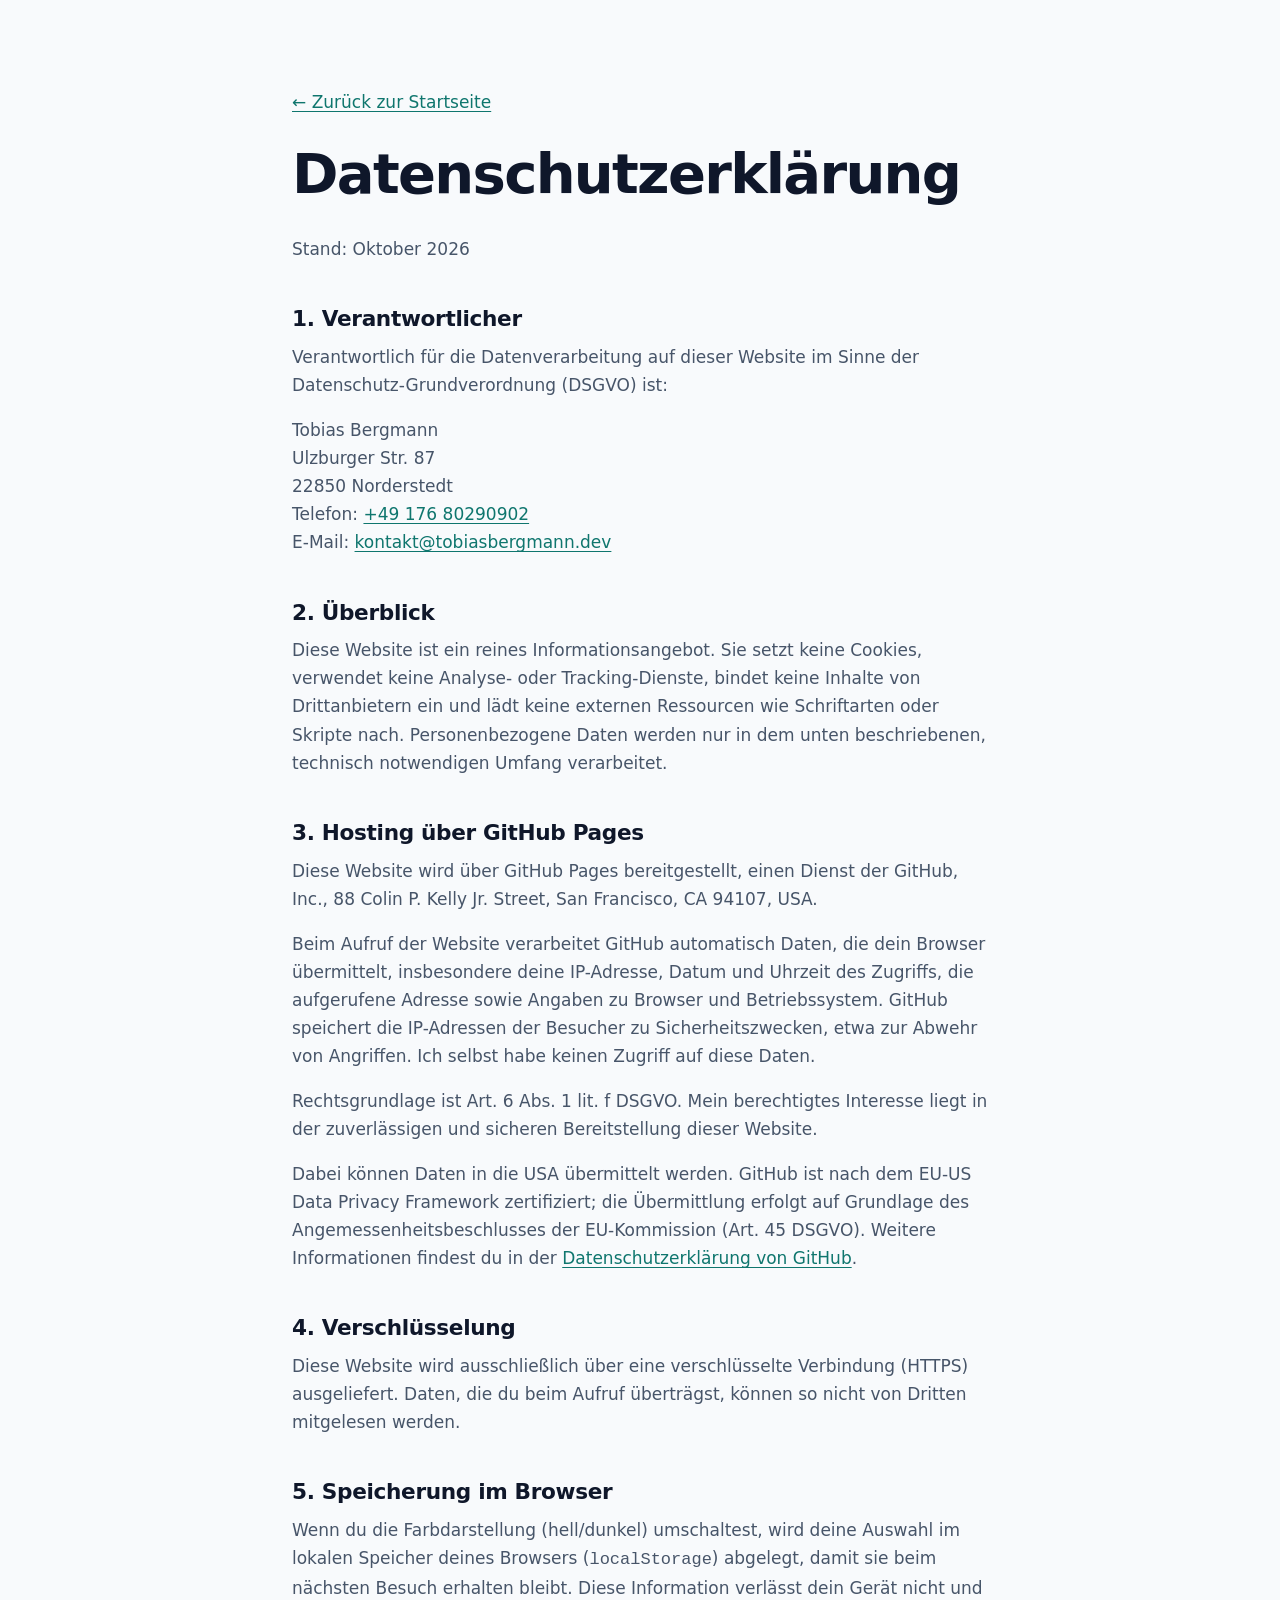
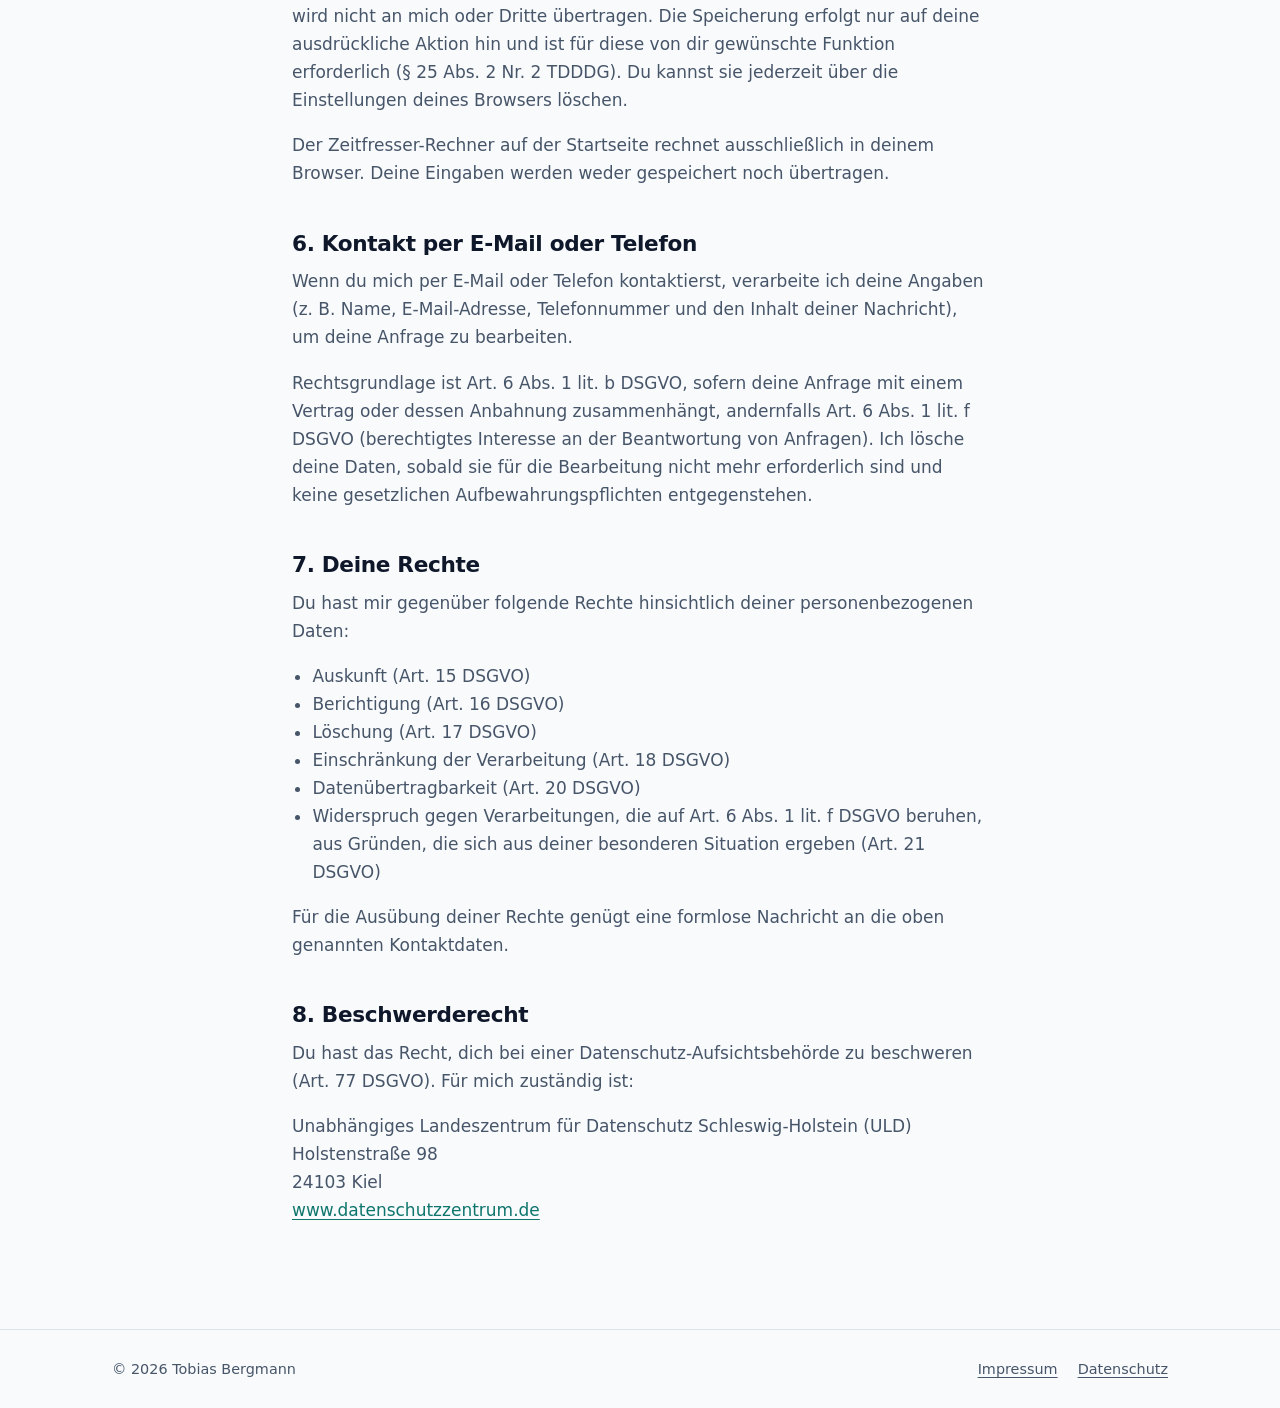
<file: datenschutz.html>
<!doctype html>
<html lang="de">
<head>
  <meta charset="utf-8">
  <meta name="viewport" content="width=device-width, initial-scale=1">
  <title>Datenschutz – Tobias Bergmann</title>
  <meta name="robots" content="noindex">
  <link rel="icon" href="assets/img/favicon.svg" type="image/svg+xml">
  <link rel="stylesheet" href="css/style.css?v=20261101-4">
  <script>
    try {
      var t = localStorage.getItem('theme');
      if (t) document.documentElement.setAttribute('data-theme', t);
    } catch (e) {}
  </script>
</head>
<body>
  <main class="legal">
    <div class="container">
      <a class="back-link" href="./">← Zurück zur Startseite</a>
      <h1>Datenschutzerklärung</h1>
      <p>Stand: Oktober 2026</p>

      <h2>1. Verantwortlicher</h2>
      <p>
        Verantwortlich für die Datenverarbeitung auf dieser Website im Sinne der
        Datenschutz-Grundverordnung (DSGVO) ist:
      </p>
      <p>
        Tobias Bergmann<br>
        Ulzburger Str. 87<br>
        22850 Norderstedt<br>
        Telefon: <a href="tel:+4917680290902">+49 176 80290902</a><br>
        E-Mail: <a href="mailto:kontakt@tobiasbergmann.dev">kontakt@tobiasbergmann.dev</a>
      </p>

      <h2>2. Überblick</h2>
      <p>
        Diese Website ist ein reines Informationsangebot. Sie setzt keine Cookies, verwendet keine
        Analyse- oder Tracking-Dienste, bindet keine Inhalte von Drittanbietern ein und lädt keine
        externen Ressourcen wie Schriftarten oder Skripte nach. Personenbezogene Daten werden nur in
        dem unten beschriebenen, technisch notwendigen Umfang verarbeitet.
      </p>

      <h2>3. Hosting über GitHub Pages</h2>
      <p>
        Diese Website wird über GitHub Pages bereitgestellt, einen Dienst der GitHub, Inc.,
        88 Colin P. Kelly Jr. Street, San Francisco, CA 94107, USA.
      </p>
      <p>
        Beim Aufruf der Website verarbeitet GitHub automatisch Daten, die dein Browser übermittelt,
        insbesondere deine IP-Adresse, Datum und Uhrzeit des Zugriffs, die aufgerufene Adresse sowie
        Angaben zu Browser und Betriebssystem. GitHub speichert die IP-Adressen der Besucher zu
        Sicherheitszwecken, etwa zur Abwehr von Angriffen. Ich selbst habe keinen Zugriff auf diese Daten.
      </p>
      <p>
        Rechtsgrundlage ist Art.&nbsp;6 Abs.&nbsp;1 lit.&nbsp;f DSGVO. Mein berechtigtes Interesse liegt
        in der zuverlässigen und sicheren Bereitstellung dieser Website.
      </p>
      <p>
        Dabei können Daten in die USA übermittelt werden. GitHub ist nach dem EU-US Data Privacy
        Framework zertifiziert; die Übermittlung erfolgt auf Grundlage des Angemessenheitsbeschlusses
        der EU-Kommission (Art.&nbsp;45 DSGVO). Weitere Informationen findest du in der
        <a href="https://docs.github.com/de/site-policy/privacy-policies/github-general-privacy-statement" rel="noopener">Datenschutzerklärung von GitHub</a>.
      </p>

      <h2>4. Verschlüsselung</h2>
      <p>
        Diese Website wird ausschließlich über eine verschlüsselte Verbindung (HTTPS) ausgeliefert.
        Daten, die du beim Aufruf überträgst, können so nicht von Dritten mitgelesen werden.
      </p>

      <h2>5. Speicherung im Browser</h2>
      <p>
        Wenn du die Farbdarstellung (hell/dunkel) umschaltest, wird deine Auswahl im lokalen Speicher
        deines Browsers (<code>localStorage</code>) abgelegt, damit sie beim nächsten Besuch erhalten bleibt.
        Diese Information verlässt dein Gerät nicht und wird nicht an mich oder Dritte übertragen. Die
        Speicherung erfolgt nur auf deine ausdrückliche Aktion hin und ist für diese von dir gewünschte
        Funktion erforderlich (§&nbsp;25 Abs.&nbsp;2 Nr.&nbsp;2 TDDDG). Du kannst sie jederzeit über
        die Einstellungen deines Browsers löschen.
      </p>
      <p>
        Der Zeitfresser-Rechner auf der Startseite rechnet ausschließlich in deinem Browser. Deine Eingaben
        werden weder gespeichert noch übertragen.
      </p>

      <h2>6. Kontakt per E-Mail oder Telefon</h2>
      <p>
        Wenn du mich per E-Mail oder Telefon kontaktierst, verarbeite ich deine Angaben (z.&nbsp;B. Name,
        E-Mail-Adresse, Telefonnummer und den Inhalt deiner Nachricht), um deine Anfrage zu bearbeiten.
      </p>
      <p>
        Rechtsgrundlage ist Art.&nbsp;6 Abs.&nbsp;1 lit.&nbsp;b DSGVO, sofern deine Anfrage mit einem Vertrag
        oder dessen Anbahnung zusammenhängt, andernfalls Art.&nbsp;6 Abs.&nbsp;1 lit.&nbsp;f DSGVO
        (berechtigtes Interesse an der Beantwortung von Anfragen). Ich lösche deine Daten, sobald sie
        für die Bearbeitung nicht mehr erforderlich sind und keine gesetzlichen Aufbewahrungspflichten
        entgegenstehen.
      </p>
      <!-- TODO: E-Mail-Anbieter (Auftragsverarbeiter) ergänzen, sobald das Postfach eingerichtet ist -->

      <h2>7. Deine Rechte</h2>
      <p>Du hast mir gegenüber folgende Rechte hinsichtlich deiner personenbezogenen Daten:</p>
      <ul>
        <li>Auskunft (Art.&nbsp;15 DSGVO)</li>
        <li>Berichtigung (Art.&nbsp;16 DSGVO)</li>
        <li>Löschung (Art.&nbsp;17 DSGVO)</li>
        <li>Einschränkung der Verarbeitung (Art.&nbsp;18 DSGVO)</li>
        <li>Datenübertragbarkeit (Art.&nbsp;20 DSGVO)</li>
        <li>
          Widerspruch gegen Verarbeitungen, die auf Art.&nbsp;6 Abs.&nbsp;1 lit.&nbsp;f DSGVO beruhen,
          aus Gründen, die sich aus deiner besonderen Situation ergeben (Art.&nbsp;21 DSGVO)
        </li>
      </ul>
      <p>Für die Ausübung deiner Rechte genügt eine formlose Nachricht an die oben genannten Kontaktdaten.</p>

      <h2>8. Beschwerderecht</h2>
      <p>
        Du hast das Recht, dich bei einer Datenschutz-Aufsichtsbehörde zu beschweren (Art.&nbsp;77 DSGVO).
        Für mich zuständig ist:
      </p>
      <p>
        Unabhängiges Landeszentrum für Datenschutz Schleswig-Holstein (ULD)<br>
        Holstenstraße 98<br>
        24103 Kiel<br>
        <a href="https://www.datenschutzzentrum.de" rel="noopener">www.datenschutzzentrum.de</a>
      </p>
    </div>
  </main>
  <footer class="site-footer">
    <div class="container footer-inner">
      <p>© 2026 Tobias Bergmann</p>
      <ul class="footer-links">
        <li><a href="impressum.html">Impressum</a></li>
        <li><a href="datenschutz.html">Datenschutz</a></li>
      </ul>
    </div>
  </footer>
</body>
</html>
</file>
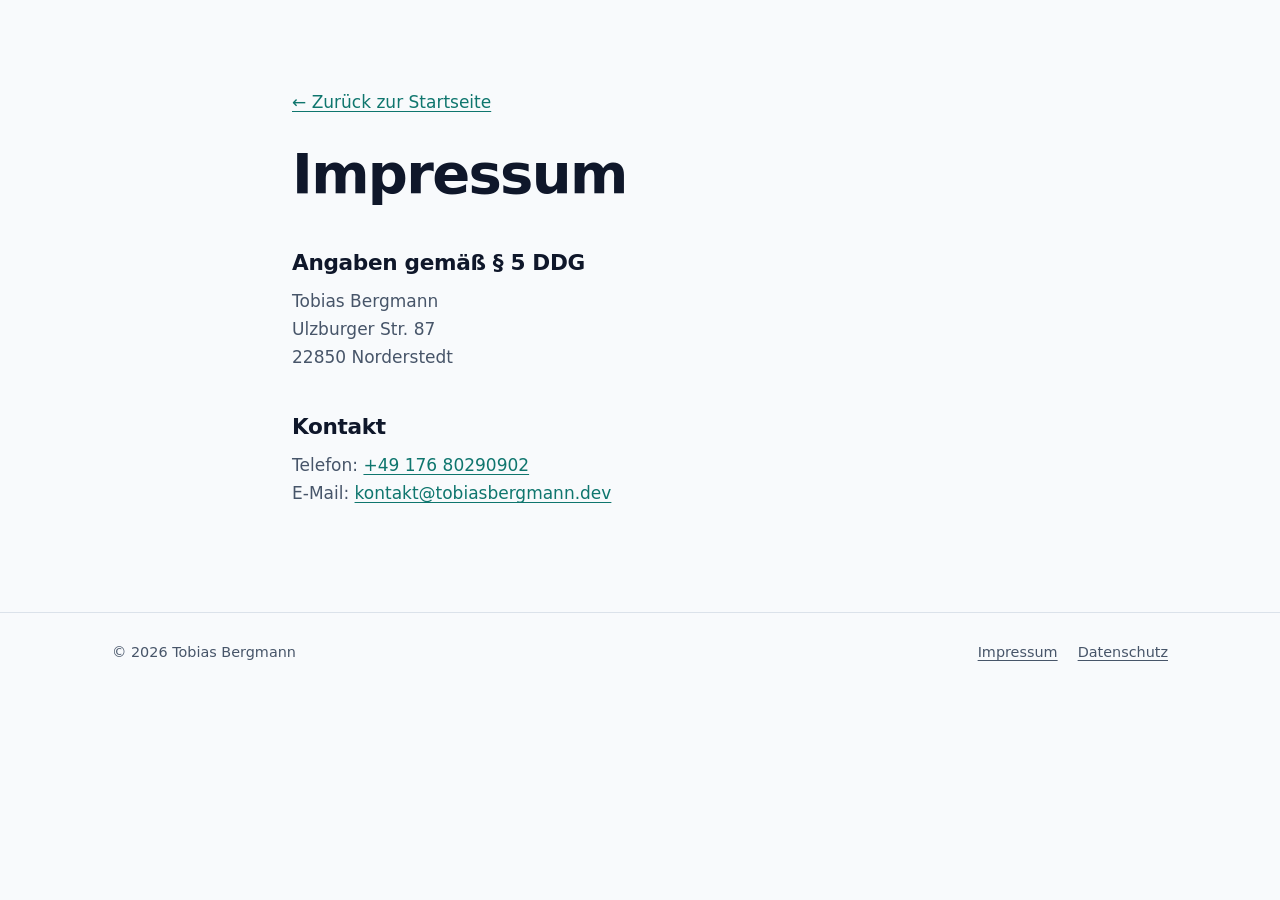
<file: impressum.html>
<!doctype html>
<html lang="de">
<head>
  <meta charset="utf-8">
  <meta name="viewport" content="width=device-width, initial-scale=1">
  <title>Impressum – Tobias Bergmann</title>
  <meta name="robots" content="noindex">
  <link rel="icon" href="assets/img/favicon.svg" type="image/svg+xml">
  <link rel="stylesheet" href="css/style.css?v=20261101-4">
  <script>
    try {
      var t = localStorage.getItem('theme');
      if (t) document.documentElement.setAttribute('data-theme', t);
    } catch (e) {}
  </script>
</head>
<body>
  <main class="legal">
    <div class="container">
      <a class="back-link" href="./">← Zurück zur Startseite</a>
      <h1>Impressum</h1>

      <h2>Angaben gemäß § 5 DDG</h2>
      <p>
        Tobias Bergmann<br>
        Ulzburger Str. 87<br>
        22850 Norderstedt
      </p>

      <h2>Kontakt</h2>
      <p>
        Telefon: <a href="tel:+4917680290902">+49 176 80290902</a><br>
        E-Mail: <a href="mailto:kontakt@tobiasbergmann.dev">kontakt@tobiasbergmann.dev</a>
      </p>
    </div>
  </main>
  <footer class="site-footer">
    <div class="container footer-inner">
      <p>© 2026 Tobias Bergmann</p>
      <ul class="footer-links">
        <li><a href="impressum.html">Impressum</a></li>
        <li><a href="datenschutz.html">Datenschutz</a></li>
      </ul>
    </div>
  </footer>
</body>
</html>
</file>
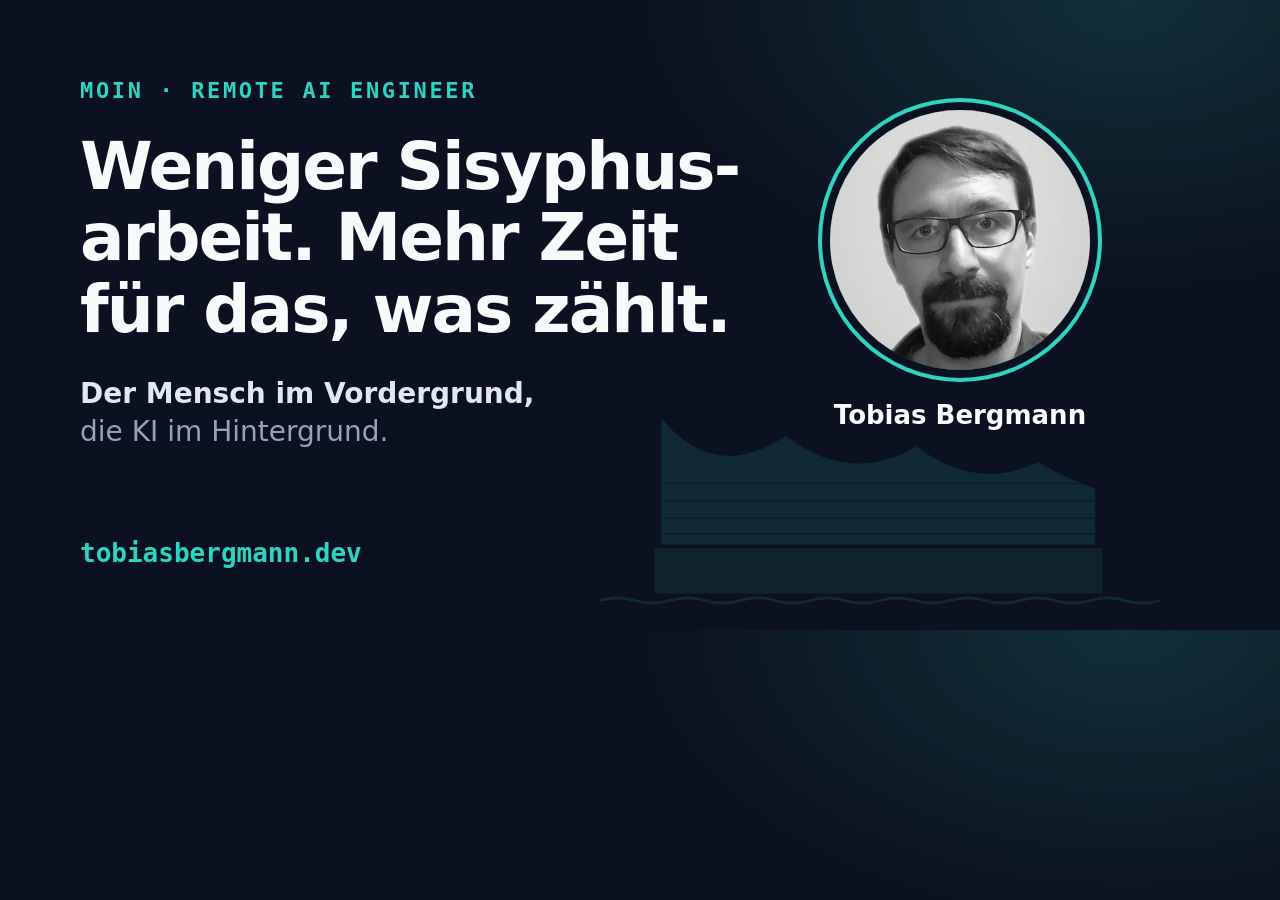
<file: tools/og-image.html>
<!doctype html>
<html lang="de"><head><meta charset="utf-8">
<style>
  html, body { margin: 0; }
  body {
    width: 1200px; height: 630px; overflow: hidden; position: relative;
    font-family: system-ui, -apple-system, "Segoe UI", Roboto, "Helvetica Neue", Arial, sans-serif;
    background: radial-gradient(700px 420px at 88% 0%, rgb(45 212 191 / 0.16), transparent 70%), #0b1120;
    color: #e2e8f0;
  }
  .skyline { position: absolute; right: 40px; bottom: -6px; width: 560px; color: #2dd4bf; opacity: 0.13; }
  .text { position: absolute; left: 80px; top: 78px; width: 700px; }
  .eyebrow { font-family: ui-monospace, Menlo, Consolas, monospace; font-size: 22px; font-weight: 700; letter-spacing: 0.12em; text-transform: uppercase; color: #2dd4bf; margin: 0 0 28px; }
  h1 { font-size: 66px; line-height: 1.08; letter-spacing: -0.03em; margin: 0 0 30px; color: #f8fafc; }
  .slogan { font-size: 28px; line-height: 1.35; margin: 0; color: #94a3b8; }
  .slogan b { color: #e2e8f0; font-weight: 700; }
  .domain { position: absolute; left: 80px; bottom: 62px; font-family: ui-monospace, Menlo, Consolas, monospace; font-size: 26px; font-weight: 700; color: #2dd4bf; }
  .portrait { position: absolute; right: 110px; top: 110px; width: 260px; height: 260px; border-radius: 50%; overflow: hidden;
    box-shadow: 0 0 0 8px #0b1120, 0 0 0 12px #2dd4bf; }
  .portrait img { width: 100%; height: 100%; object-fit: cover; filter: grayscale(1); display: block; }
  .name { position: absolute; right: 110px; top: 400px; width: 260px; text-align: center; font-size: 26px; font-weight: 700; color: #f8fafc; }
</style></head>
<body>
  <svg class="skyline" viewBox="0 0 640 260" width="640" height="260">
    <path fill="currentColor" d="M70 174 L70 30 Q132 104 212 50 Q286 106 362 62 Q430 114 500 80 Q536 100 566 110 L566 174 Z"/>
    <path stroke="#0b1120" stroke-width="2" opacity="0.55" d="M70 104 H566 M70 124 H566 M70 144 H566 M70 162 H566"/>
    <path fill="currentColor" opacity="0.7" d="M62 178 H574 V230 H62 Z"/>
    <path fill="none" stroke="currentColor" stroke-width="3" stroke-linecap="round" d="M0 238 Q20 232 40 238 T80 238 T120 238 T160 238 T200 238 T240 238 T280 238 T320 238 T360 238 T400 238 T440 238 T480 238 T520 238 T560 238 T600 238 T640 238"/>
  </svg>
  <div class="text">
    <p class="eyebrow">Moin · Remote AI Engineer</p>
    <h1>Weniger Sisyphus&shy;arbeit. Mehr Zeit für das, was zählt.</h1>
    <p class="slogan"><b>Der Mensch im Vordergrund,</b><br>die KI im Hintergrund.</p>
  </div>
  <div class="portrait"><img src="../assets/img/portrait.webp" alt=""></div>
  <div class="name">Tobias Bergmann</div>
  <div class="domain">tobiasbergmann.dev</div>
</body></html>
</file>
<file: css/style.css>
/* ==========================================================================
   Design-Tokens
   ========================================================================== */
:root {
  --bg: #f8fafc;
  --bg-alt: #eef2f7;
  --surface: #ffffff;
  --text: #0f172a;
  --text-muted: #475569;
  --border: #dbe2ea;
  --accent: #0d9488;
  --accent-strong: #0f766e;
  --accent-soft: #ccfbf1;
  --accent-contrast: #ffffff;
  --shadow: 0 1px 2px rgb(15 23 42 / 0.06), 0 8px 24px rgb(15 23 42 / 0.06);

  --font-sans: system-ui, -apple-system, "Segoe UI", Roboto, "Helvetica Neue", Arial, sans-serif;
  --font-mono: ui-monospace, SFMono-Regular, Menlo, Consolas, "Liberation Mono", monospace;

  --radius: 14px;
  --radius-sm: 8px;
  --container: 1120px;
  --gutter: clamp(16px, 4vw, 32px);
  --header-h: 64px;

  color-scheme: light;
}

@media (prefers-color-scheme: dark) {
  :root:not([data-theme="light"]) {
    --bg: #0b1120;
    --bg-alt: #0f172a;
    --surface: #131c2f;
    --text: #e2e8f0;
    --text-muted: #94a3b8;
    --border: #1f2a40;
    --accent: #2dd4bf;
    --accent-strong: #5eead4;
    --accent-soft: rgb(45 212 191 / 0.12);
    --accent-contrast: #042f2e;
    --shadow: 0 1px 2px rgb(0 0 0 / 0.3), 0 8px 24px rgb(0 0 0 / 0.25);
    color-scheme: dark;
  }
}

:root[data-theme="dark"] {
  --bg: #0b1120;
  --bg-alt: #0f172a;
  --surface: #131c2f;
  --text: #e2e8f0;
  --text-muted: #94a3b8;
  --border: #1f2a40;
  --accent: #2dd4bf;
  --accent-strong: #5eead4;
  --accent-soft: rgb(45 212 191 / 0.12);
  --accent-contrast: #042f2e;
  --shadow: 0 1px 2px rgb(0 0 0 / 0.3), 0 8px 24px rgb(0 0 0 / 0.25);
  color-scheme: dark;
}

/* ==========================================================================
   Basis
   ========================================================================== */
*,
*::before,
*::after {
  box-sizing: border-box;
}

html {
  scroll-behavior: smooth;
  scroll-padding-top: calc(var(--header-h) + 16px);
  -webkit-text-size-adjust: 100%;
}

@media (prefers-reduced-motion: reduce) {
  html { scroll-behavior: auto; }
  *, *::before, *::after {
    transition-duration: 0.01ms !important;
    animation-duration: 0.01ms !important;
  }
}

body {
  margin: 0;
  font-family: var(--font-sans);
  font-size: 1.0625rem;
  line-height: 1.65;
  color: var(--text);
  background: var(--bg);
  -webkit-font-smoothing: antialiased;
  overflow-x: hidden;
}

h1, h2, h3 {
  line-height: 1.2;
  margin: 0 0 0.5em;
  letter-spacing: -0.015em;
}

h1 { font-size: clamp(2.25rem, 5vw, 3.5rem); letter-spacing: -0.03em; hyphens: manual; }
h2 { font-size: clamp(1.75rem, 3.5vw, 2.25rem); }
h3, .h3 { font-size: 1.15rem; }

p { margin: 0 0 1em; }

a {
  color: var(--accent-strong);
  text-underline-offset: 3px;
}

ul { padding-left: 1.2em; }

:focus-visible {
  outline: 2px solid var(--accent);
  outline-offset: 3px;
  border-radius: 4px;
}

.container {
  width: 100%;
  max-width: var(--container);
  margin-inline: auto;
  padding-inline: var(--gutter);
}

.sr-only {
  position: absolute;
  width: 1px;
  height: 1px;
  padding: 0;
  margin: -1px;
  overflow: hidden;
  clip: rect(0, 0, 0, 0);
  white-space: nowrap;
  border: 0;
}

.skip-link {
  position: absolute;
  left: 16px;
  top: -100px;
  z-index: 100;
  padding: 8px 14px;
  background: var(--accent);
  color: var(--accent-contrast);
  border-radius: var(--radius-sm);
}
.skip-link:focus { top: 12px; }

.muted { color: var(--text-muted); }
.small { font-size: 0.9rem; }

.eyebrow {
  font-family: var(--font-mono);
  font-size: 0.8rem;
  font-weight: 600;
  text-transform: uppercase;
  letter-spacing: 0.12em;
  color: var(--accent-strong);
  margin-bottom: 0.75em;
}

/* ==========================================================================
   Buttons & Tags
   ========================================================================== */
.btn {
  display: inline-flex;
  align-items: center;
  justify-content: center;
  gap: 0.5em;
  padding: 0.75em 1.35em;
  border-radius: 999px;
  font-weight: 600;
  font-size: 0.975rem;
  text-decoration: none;
  border: 1px solid transparent;
  cursor: pointer;
  transition: transform 0.15s ease, background-color 0.15s ease, border-color 0.15s ease;
}
.btn:hover { transform: translateY(-1px); }

.btn-primary {
  background: var(--accent);
  color: var(--accent-contrast);
}
.btn-primary:hover { background: var(--accent-strong); }

.btn-ghost {
  background: transparent;
  color: var(--text);
  border-color: var(--border);
}
.btn-ghost:hover { border-color: var(--accent); }

.tags {
  list-style: none;
  padding: 0;
  margin: 0;
  display: flex;
  flex-wrap: wrap;
  gap: 8px;
}
.tags li {
  font-size: 0.875rem;
  padding: 0.3em 0.8em;
  border-radius: 999px;
  background: var(--accent-soft);
  color: var(--text);
  border: 1px solid transparent;
}
.tags-sm li { font-size: 0.8rem; padding: 0.2em 0.7em; }

/* ==========================================================================
   Header
   ========================================================================== */
.site-header {
  position: sticky;
  top: 0;
  z-index: 50;
  background: color-mix(in srgb, var(--bg) 85%, transparent);
  backdrop-filter: saturate(160%) blur(10px);
  -webkit-backdrop-filter: saturate(160%) blur(10px);
  border-bottom: 1px solid transparent;
  transition: border-color 0.2s ease;
}
.site-header.is-scrolled { border-bottom-color: var(--border); }

.header-inner {
  display: flex;
  align-items: center;
  gap: 16px;
  height: var(--header-h);
}

.brand {
  display: inline-flex;
  align-items: center;
  gap: 10px;
  text-decoration: none;
  color: var(--text);
  font-weight: 700;
  white-space: nowrap;
  margin-right: auto;
}

.brand-mark {
  display: grid;
  place-items: center;
  width: 34px;
  height: 34px;
  border-radius: 10px;
  background: var(--accent);
  color: var(--accent-contrast);
  font-family: var(--font-mono);
  font-size: 0.85rem;
}

.nav-list {
  list-style: none;
  display: flex;
  gap: 4px;
  margin: 0;
  padding: 0;
}
.nav-list a {
  display: block;
  padding: 8px 12px;
  border-radius: var(--radius-sm);
  color: var(--text-muted);
  text-decoration: none;
  font-size: 0.95rem;
  font-weight: 500;
  white-space: nowrap;
}
.nav-list a:hover,
.nav-list a.is-active {
  color: var(--text);
  background: var(--bg-alt);
}

.nav-toggle,
.theme-toggle {
  display: inline-grid;
  place-items: center;
  width: 40px;
  height: 40px;
  border-radius: 10px;
  border: 1px solid var(--border);
  background: var(--surface);
  color: var(--text);
  cursor: pointer;
}

.nav-toggle { display: none; }

.nav-toggle-bar,
.nav-toggle-bar::before,
.nav-toggle-bar::after {
  display: block;
  width: 18px;
  height: 2px;
  background: currentColor;
  border-radius: 2px;
  transition: transform 0.2s ease, opacity 0.2s ease;
}
.nav-toggle-bar { position: relative; }
.nav-toggle-bar::before,
.nav-toggle-bar::after {
  content: "";
  position: absolute;
  left: 0;
}
.nav-toggle-bar::before { top: -6px; }
.nav-toggle-bar::after { top: 6px; }

.nav-toggle[aria-expanded="true"] .nav-toggle-bar { background: transparent; }
.nav-toggle[aria-expanded="true"] .nav-toggle-bar::before { transform: translateY(6px) rotate(45deg); }
.nav-toggle[aria-expanded="true"] .nav-toggle-bar::after { transform: translateY(-6px) rotate(-45deg); }

.theme-toggle svg {
  width: 18px;
  height: 18px;
  fill: none;
  stroke: currentColor;
  stroke-width: 2;
  stroke-linecap: round;
  stroke-linejoin: round;
}
.theme-toggle .icon-sun { display: none; }

@media (prefers-color-scheme: dark) {
  :root:not([data-theme="light"]) .theme-toggle .icon-sun { display: block; }
  :root:not([data-theme="light"]) .theme-toggle .icon-moon { display: none; }
}
:root[data-theme="dark"] .theme-toggle .icon-sun { display: block; }
:root[data-theme="dark"] .theme-toggle .icon-moon { display: none; }

@media (max-width: 1024px) {
  .nav-toggle { display: inline-grid; }
  .site-nav { order: 2; }
  .theme-toggle { order: 1; }

  .nav-list {
    position: absolute;
    top: var(--header-h);
    left: 0;
    right: 0;
    flex-direction: column;
    gap: 0;
    padding: 8px var(--gutter) 16px;
    background: var(--bg);
    border-bottom: 1px solid var(--border);
    box-shadow: var(--shadow);
    display: none;
  }
  .nav-list.is-open { display: flex; }
  .nav-list a { padding: 12px; }
}

@media (max-width: 400px) {
  .brand-name { display: none; }
}

/* ==========================================================================
   Hero
   ========================================================================== */
.hero {
  --skyline-w: min(560px, 82vw);
  position: relative;
  overflow: hidden;
  /* unten Platz für die Elphi-Silhouette (Seitenverhältnis 640:260) */
  padding: clamp(48px, 9vw, 112px) 0 calc(var(--skyline-w) * 0.40625 + 24px);
  background:
    radial-gradient(900px 400px at 85% 0%, var(--accent-soft), transparent 70%),
    var(--bg);
}
.hero-skyline {
  position: absolute;
  left: 50%;
  bottom: -4px;
  transform: translateX(-50%);
  width: var(--skyline-w);
  height: auto;
  color: var(--accent);
  opacity: 0.16;
  pointer-events: none;
}
.hero-inner {
  position: relative;
  display: grid;
  grid-template-columns: 1.35fr 1fr;
  gap: clamp(32px, 5vw, 64px);
  align-items: center;
}

.hero-lead {
  font-size: clamp(1.1rem, 2vw, 1.3rem);
  color: var(--text-muted);
  max-width: 38ch;
}
.hero-lead strong { color: var(--text); }

.hero-actions {
  display: flex;
  flex-wrap: wrap;
  gap: 12px;
  margin: 28px 0 36px;
}

.hero-facts {
  list-style: none;
  padding: 0;
  margin: 0;
  display: flex;
  flex-wrap: wrap;
  gap: 12px 32px;
}
.hero-facts li { display: flex; flex-direction: column; }
.fact-value { font-size: 1.4rem; font-weight: 700; }
.fact-label { font-size: 0.875rem; color: var(--text-muted); }

/* Visitenkarte */
.card-visit {
  background: var(--surface);
  border: 1px solid var(--border);
  border-radius: calc(var(--radius) + 4px);
  box-shadow: var(--shadow);
  padding: 28px;
  position: relative;
  overflow: hidden;
}
.card-visit::before {
  content: "";
  position: absolute;
  inset: 0 0 auto 0;
  height: 4px;
  background: linear-gradient(90deg, var(--accent), var(--accent-strong));
}

.card-visit-top {
  display: flex;
  align-items: center;
  gap: 16px;
  margin-bottom: 20px;
}

.avatar {
  flex: none;
  width: 88px;
  height: 88px;
  border-radius: 50%;
  background: var(--accent-soft);
  box-shadow: 0 0 0 3px var(--surface), 0 0 0 5px var(--accent);
  overflow: hidden;
}
.avatar img {
  display: block;
  width: 100%;
  height: 100%;
  object-fit: cover;
  filter: grayscale(1);
}

.card-name { font-weight: 700; font-size: 1.15rem; margin: 0; }
.card-role { margin: 0; color: var(--text-muted); font-size: 0.95rem; }

.card-meta {
  margin: 0 0 20px;
  display: grid;
  gap: 10px;
}
.card-meta div {
  display: grid;
  grid-template-columns: 68px 1fr;
  gap: 12px;
  padding-top: 10px;
  border-top: 1px dashed var(--border);
}
.card-meta dt {
  font-family: var(--font-mono);
  font-size: 0.75rem;
  text-transform: uppercase;
  letter-spacing: 0.08em;
  color: var(--text-muted);
  padding-top: 3px;
}
.card-meta dd { margin: 0; font-size: 0.95rem; }

.card-foot {
  display: flex;
  flex-wrap: wrap;
  align-items: center;
  justify-content: space-between;
  gap: 12px;
}
.btn-sm { padding: 0.55em 1.15em; font-size: 0.9rem; }

.card-status {
  display: inline-flex;
  align-items: center;
  gap: 8px;
  margin: 0;
  font-size: 0.9rem;
  font-weight: 600;
}
.status-dot {
  width: 9px;
  height: 9px;
  border-radius: 50%;
  background: #22c55e;
  box-shadow: 0 0 0 4px rgb(34 197 94 / 0.2);
}

@media (max-width: 860px) {
  .hero-inner { grid-template-columns: 1fr; }
  .card-visit { max-width: 480px; }
}

/* ==========================================================================
   Leitsatz
   ========================================================================== */
.slogan {
  background: var(--bg-alt);
  padding: clamp(56px, 8vw, 88px) 0;
  overflow: hidden;
}
.slogan-inner {
  position: relative;
  display: grid;
  place-items: center;
  text-align: center;
}
.slogan-bg {
  position: absolute;
  inset: 50% auto auto 50%;
  transform: translate(-50%, -50%);
  font-size: clamp(9rem, 26vw, 18rem);
  font-weight: 800;
  line-height: 1;
  letter-spacing: -0.05em;
  color: var(--text);
  opacity: 0.06;
  user-select: none;
}
.slogan-text {
  position: relative;
  margin: 0;
  font-size: clamp(1.6rem, 4vw, 2.6rem);
  font-weight: 700;
  line-height: 1.25;
  letter-spacing: -0.02em;
}
.slogan-text span { color: var(--text-muted); font-weight: 500; }

/* ==========================================================================
   Sections
   ========================================================================== */
.section { padding: clamp(64px, 9vw, 104px) 0; }
.section-alt { background: var(--bg-alt); }

.section-header { margin-bottom: 40px; max-width: 680px; }
.section-intro { color: var(--text-muted); }

/* Profil */
.about-grid {
  display: grid;
  grid-template-columns: 1.3fr 1fr;
  gap: clamp(32px, 5vw, 64px);
}
.prose p { color: var(--text-muted); }
.prose em { color: var(--text); font-style: normal; font-weight: 600; }

.values {
  list-style: none;
  padding: 0;
  margin: 0;
  display: grid;
  gap: 16px;
}
.values li {
  padding: 18px 20px;
  border-left: 3px solid var(--accent);
  background: var(--surface);
  border-radius: 0 var(--radius-sm) var(--radius-sm) 0;
}
.values h3 { margin-bottom: 0.25em; font-size: 1rem; }
.values p { margin: 0; color: var(--text-muted); font-size: 0.95rem; }

@media (max-width: 860px) {
  .about-grid { grid-template-columns: 1fr; }
}

/* Kompetenzen */
.skills-grid {
  display: grid;
  grid-template-columns: repeat(auto-fill, minmax(min(100%, 300px), 1fr));
  gap: 20px;
}
.skill-card {
  background: var(--surface);
  border: 1px solid var(--border);
  border-radius: var(--radius);
  padding: 22px;
}
.skill-card h3 { margin-bottom: 14px; }
.skill-card-wide { grid-column: 1 / -1; }

/* Leistungen */
.services-grid {
  display: grid;
  grid-template-columns: repeat(auto-fill, minmax(min(100%, 240px), 1fr));
  gap: 20px;
}
.service {
  display: flex;
  flex-direction: column;
  padding: 24px;
  border: 1px solid var(--border);
  border-radius: var(--radius);
  background: var(--surface);
  transition: border-color 0.2s ease, transform 0.2s ease;
}
.service:hover { border-color: var(--accent); transform: translateY(-2px); }
.service p { color: var(--text-muted); margin: 0; font-size: 0.975rem; }
.service .service-meta {
  margin-top: auto;
  padding-top: 16px;
  font-family: var(--font-mono);
  font-size: 0.8rem;
  color: var(--accent-strong);
}

.service-icon {
  display: grid;
  place-items: center;
  width: 44px;
  height: 44px;
  border-radius: 12px;
  background: var(--accent-soft);
  color: var(--accent-strong);
  margin-bottom: 16px;
}
.service-icon svg {
  width: 22px;
  height: 22px;
  fill: none;
  stroke: currentColor;
  stroke-width: 2;
  stroke-linecap: round;
  stroke-linejoin: round;
}

/* Projekte */
.projects-grid {
  display: grid;
  grid-template-columns: repeat(auto-fill, minmax(min(100%, 320px), 1fr));
  gap: 20px;
}
.project {
  display: flex;
  flex-direction: column;
  gap: 4px;
  padding: 24px;
  background: var(--surface);
  border: 1px solid var(--border);
  border-radius: var(--radius);
  box-shadow: var(--shadow);
}
.project p { color: var(--text-muted); font-size: 0.975rem; }
.project .tags { margin-top: auto; }

.project-kicker {
  font-family: var(--font-mono);
  font-size: 0.75rem;
  text-transform: uppercase;
  letter-spacing: 0.08em;
  color: var(--accent-strong);
  margin-bottom: 0.5em;
}

.project-placeholder {
  background: transparent;
  border-style: dashed;
  box-shadow: none;
}

.project-links { display: flex; gap: 16px; margin-top: auto; }

.story {
  margin: 0 0 16px;
  display: grid;
  gap: 12px;
}
.story dt {
  font-family: var(--font-mono);
  font-size: 0.72rem;
  text-transform: uppercase;
  letter-spacing: 0.08em;
  color: var(--text-muted);
  margin-bottom: 2px;
}
.story dd { margin: 0; font-size: 0.95rem; }

/* Zeitfresser-Rechner */
.calc {
  display: grid;
  grid-template-columns: 1.2fr 1fr;
  gap: 24px;
  align-items: stretch;
}
.calc-form {
  display: grid;
  grid-template-columns: 1fr 1fr;
  gap: 20px;
  padding: 24px;
  background: var(--surface);
  border: 1px solid var(--border);
  border-radius: var(--radius);
}
.field { display: grid; gap: 10px; align-content: start; min-width: 0; }
.field-wide { grid-column: 1 / -1; }
.field > label { font-weight: 600; font-size: 0.95rem; }
.field output { font-family: var(--font-mono); color: var(--accent-strong); margin-left: 6px; }
.field-row {
  display: grid;
  grid-template-columns: minmax(0, 1fr) minmax(0, 1.4fr);
  gap: 12px;
}

/* Zahlenfeld mit −/+ */
.stepper {
  display: flex;
  align-items: center;
  gap: 4px;
  padding: 4px;
  background: var(--bg);
  border: 1px solid var(--border);
  border-radius: 12px;
  transition: border-color 0.15s ease, box-shadow 0.15s ease;
}
.stepper:focus-within {
  border-color: var(--accent);
  box-shadow: 0 0 0 3px var(--accent-soft);
}
.stepper input {
  flex: 1 1 0;
  min-width: 0;
  width: 100%;
  padding: 6px 2px;
  border: 0;
  background: transparent;
  color: var(--text);
  font: inherit;
  font-size: 1.05rem;
  font-weight: 600;
  text-align: right;
  font-variant-numeric: tabular-nums;
  -moz-appearance: textfield;
  appearance: textfield;
}
.stepper input:focus { outline: none; }
.stepper input::-webkit-outer-spin-button,
.stepper input::-webkit-inner-spin-button { -webkit-appearance: none; margin: 0; }
.stepper-unit {
  flex: 1 1 0;
  padding-left: 6px;
  color: var(--text-muted);
  font-size: 0.9rem;
  white-space: nowrap;
}
.stepper-btn {
  flex: none;
  display: grid;
  place-items: center;
  width: 36px;
  height: 36px;
  padding: 0;
  border: 0;
  border-radius: 9px;
  background: var(--bg-alt);
  color: var(--text);
  cursor: pointer;
  transition: background-color 0.15s ease, color 0.15s ease;
}
.stepper-btn:hover { background: var(--accent-soft); color: var(--accent-strong); }
.stepper-btn:active { transform: scale(0.94); }
.stepper-btn svg {
  width: 16px;
  height: 16px;
  fill: none;
  stroke: currentColor;
  stroke-width: 2.5;
  stroke-linecap: round;
}

/* Umschalter Tag / Woche / Monat */
.segmented {
  display: grid;
  grid-template-columns: repeat(3, 1fr);
  gap: 4px;
  padding: 4px;
  background: var(--bg);
  border: 1px solid var(--border);
  border-radius: 12px;
}
.segmented label { position: relative; }
.segmented input {
  position: absolute;
  inset: 0;
  margin: 0;
  opacity: 0;
  cursor: pointer;
}
.segmented span {
  display: grid;
  place-items: center;
  height: 36px;
  border-radius: 9px;
  color: var(--text-muted);
  font-size: 0.9rem;
  white-space: nowrap;
  transition: background-color 0.15s ease, color 0.15s ease;
}
.segmented label:hover span { color: var(--text); }
.segmented input:checked + span {
  background: var(--accent);
  color: var(--accent-contrast);
  font-weight: 600;
}
.segmented input:focus-visible + span { outline: 2px solid var(--accent); outline-offset: 2px; }

/* Schieberegler mit gefüllter Spur (--fill setzt das JS) */
.calc input[type="range"] {
  -webkit-appearance: none;
  appearance: none;
  width: 100%;
  height: 8px;
  margin: 18px 0;
  border-radius: 999px;
  background: linear-gradient(to right, var(--accent) var(--fill, 67%), var(--border) var(--fill, 67%));
  cursor: pointer;
}
.calc input[type="range"]:focus { outline: none; }
.calc input[type="range"]::-webkit-slider-thumb {
  -webkit-appearance: none;
  width: 24px;
  height: 24px;
  border-radius: 50%;
  background: var(--surface);
  border: 3px solid var(--accent);
  box-shadow: 0 1px 4px rgb(0 0 0 / 0.2);
  transition: box-shadow 0.15s ease;
}
.calc input[type="range"]::-moz-range-thumb {
  width: 18px;
  height: 18px;
  border-radius: 50%;
  background: var(--surface);
  border: 3px solid var(--accent);
  box-shadow: 0 1px 4px rgb(0 0 0 / 0.2);
}
.calc input[type="range"]::-moz-range-track { background: transparent; }
.calc input[type="range"]:focus-visible::-webkit-slider-thumb { box-shadow: 0 0 0 4px var(--accent-soft); }
.calc input[type="range"]:focus-visible::-moz-range-thumb { box-shadow: 0 0 0 4px var(--accent-soft); }

.calc-result {
  display: flex;
  flex-direction: column;
  padding: 28px;
  border-radius: var(--radius);
  background: var(--surface);
  border: 2px solid var(--accent);
  box-shadow: var(--shadow);
}
.calc-result hr { border: 0; border-top: 1px dashed var(--border); margin: 20px 0; width: 100%; }
.calc-label { margin: 0; font-size: 0.9rem; color: var(--text-muted); }
.calc-big { margin: 4px 0 0; font-size: clamp(1.9rem, 4vw, 2.5rem); font-weight: 700; line-height: 1.15; font-variant-numeric: tabular-nums; }
.calc-accent { color: var(--accent-strong); }
.calc-sub { margin: 4px 0 0; color: var(--text-muted); }
.calc-result .btn { margin-top: 24px; align-self: flex-start; }
.calc-note { margin-top: 16px; }

@media (max-width: 860px) {
  .calc { grid-template-columns: 1fr; }
}
@media (max-width: 560px) {
  .calc-form { grid-template-columns: 1fr; padding: 18px; }
  .field-row { grid-template-columns: 1fr; }
}

/* Ablauf */
.steps {
  list-style: none;
  counter-reset: step;
  padding: 0;
  margin: 0;
  display: grid;
  grid-template-columns: repeat(auto-fit, minmax(min(100%, 230px), 1fr));
  gap: 20px;
}
.step {
  counter-increment: step;
  position: relative;
  padding: 24px;
  border-top: 3px solid var(--accent);
  background: var(--surface);
  border-radius: 0 0 var(--radius-sm) var(--radius-sm);
}
.step::before {
  content: counter(step, decimal-leading-zero);
  display: block;
  font-family: var(--font-mono);
  font-size: 0.85rem;
  font-weight: 700;
  color: var(--accent-strong);
  margin-bottom: 8px;
}
.step p { margin: 0; color: var(--text-muted); font-size: 0.975rem; }

/* KI-Showcase */
.showcase-grid {
  display: grid;
  grid-template-columns: repeat(auto-fill, minmax(min(100%, 320px), 1fr));
  gap: 20px;
}
.showcase-card {
  --tone: var(--accent);
  display: flex;
  flex-direction: column;
  overflow: hidden;
  background: var(--surface);
  border: 1px solid var(--border);
  border-radius: var(--radius);
  box-shadow: var(--shadow);
  transition: transform 0.2s ease, border-color 0.2s ease;
}
.showcase-card:hover { transform: translateY(-2px); border-color: var(--tone); }
.showcase-card[data-tone="indigo"] { --tone: #6366f1; }
.showcase-card[data-tone="amber"] { --tone: #d97706; }
.showcase-card[data-tone="rose"] { --tone: #e11d48; }
.showcase-card[data-tone="sky"] { --tone: #0284c7; }
@media (prefers-color-scheme: dark) {
  :root:not([data-theme="light"]) .showcase-card[data-tone="indigo"] { --tone: #818cf8; }
  :root:not([data-theme="light"]) .showcase-card[data-tone="amber"] { --tone: #fbbf24; }
  :root:not([data-theme="light"]) .showcase-card[data-tone="rose"] { --tone: #fb7185; }
  :root:not([data-theme="light"]) .showcase-card[data-tone="sky"] { --tone: #38bdf8; }
}
:root[data-theme="dark"] .showcase-card[data-tone="indigo"] { --tone: #818cf8; }
:root[data-theme="dark"] .showcase-card[data-tone="amber"] { --tone: #fbbf24; }
:root[data-theme="dark"] .showcase-card[data-tone="rose"] { --tone: #fb7185; }
:root[data-theme="dark"] .showcase-card[data-tone="sky"] { --tone: #38bdf8; }

.showcase-cover {
  display: grid;
  place-items: center;
  aspect-ratio: 16 / 7;
  color: var(--tone);
  background:
    radial-gradient(circle at 75% 20%, color-mix(in srgb, var(--tone) 22%, transparent), transparent 60%),
    color-mix(in srgb, var(--tone) 10%, var(--surface));
  border-bottom: 1px solid var(--border);
}
.showcase-cover svg {
  width: 72px;
  height: 72px;
  fill: none;
  stroke: currentColor;
  stroke-width: 2.5;
  stroke-linecap: round;
  stroke-linejoin: round;
}
.showcase-cover img { width: 100%; height: 100%; object-fit: cover; display: block; }

.showcase-body {
  display: flex;
  flex-direction: column;
  flex: 1;
  padding: 22px 24px 20px;
}
.showcase-body .project-kicker { color: var(--tone); }
.showcase-body h3 { margin-bottom: 0.4em; }
.showcase-body p { color: var(--text-muted); font-size: 0.975rem; }
.showcase-body code { font-size: 0.85em; color: var(--text); }
.showcase-body .tags { margin-bottom: 18px; }

.showcase-foot {
  display: flex;
  flex-wrap: wrap;
  align-items: center;
  justify-content: space-between;
  gap: 10px 16px;
  margin-top: auto;
  padding-top: 14px;
  border-top: 1px dashed var(--border);
}
.showcase-status {
  font-family: var(--font-mono);
  font-size: 0.75rem;
  text-transform: uppercase;
  letter-spacing: 0.08em;
  color: var(--text-muted);
}
.showcase-link {
  display: inline-flex;
  align-items: center;
  gap: 6px;
  font-weight: 600;
  font-size: 0.925rem;
  text-decoration: none;
}
.showcase-link:hover { text-decoration: underline; }
.showcase-link svg { width: 18px; height: 18px; fill: currentColor; }

/* Werdegang */
.timeline {
  --date-w: 170px;
  --gap: 24px;
  --dot: 12px;
  --line: 2px;
  list-style: none;
  padding: 0;
  margin: 0 0 64px;
  position: relative;
}
.timeline-item {
  display: grid;
  grid-template-columns: var(--date-w) 1fr;
  gap: var(--gap);
  padding-bottom: 32px;
  position: relative;
}
/* Linie und Punkt sitzen beide mittig in der Lücke zwischen Datum und Inhalt */
.timeline-item::before {
  content: "";
  position: absolute;
  left: calc(var(--date-w) + var(--gap) / 2 - var(--line) / 2);
  top: 8px;
  bottom: -8px;
  width: var(--line);
  background: var(--border);
}
.timeline-item:last-child::before { display: none; }

.timeline-date {
  font-family: var(--font-mono);
  font-size: 0.85rem;
  color: var(--text-muted);
  padding-top: 2px;
  text-align: right;
}
.timeline-body {
  position: relative;
  padding-left: 12px;
}
.timeline-body::before {
  content: "";
  position: absolute;
  left: calc(var(--gap) / -2 - var(--dot) / 2);
  top: 7px;
  width: var(--dot);
  height: var(--dot);
  border-radius: 50%;
  background: var(--bg);
  border: 2px solid var(--accent);
}
.timeline-body h3 { margin-bottom: 0.15em; }
.timeline-role { font-weight: 600; margin: 0.4em 0 0.3em; }
.timeline-role span { font-weight: 400; color: var(--text-muted); }
.timeline-body ul { margin: 0 0 0.5em; color: var(--text-muted); }
.timeline-body li { margin-bottom: 0.2em; }

@media (max-width: 640px) {
  .timeline-item {
    grid-template-columns: 1fr;
    gap: 4px;
    padding-left: 24px;
  }
  .timeline-item::before { left: 0; transform: translateX(5px); }
  .timeline-date { text-align: left; }
  .timeline-body { padding-left: 0; }
  .timeline-body::before { left: -24px; top: -22px; }
}

.edu-grid {
  display: grid;
  grid-template-columns: 1fr 1fr;
  gap: clamp(32px, 5vw, 64px);
}
.edu-grid .h3 { margin-top: 0; }
.edu-list {
  list-style: none;
  padding: 0;
  margin: 0 0 28px;
  display: grid;
  gap: 12px;
}
.edu-list span { color: var(--text-muted); font-size: 0.95rem; }

@media (max-width: 760px) {
  .edu-grid { grid-template-columns: 1fr; }
}

/* Kontakt */
.contact { text-align: center; }
.contact .section-header { margin-inline: auto; }
.contact-links {
  list-style: none;
  padding: 0;
  margin: 0 0 20px;
  display: flex;
  justify-content: center;
  flex-wrap: wrap;
  gap: 12px;
}

/* ==========================================================================
   Footer
   ========================================================================== */
.site-footer {
  border-top: 1px solid var(--border);
  padding: 28px 0;
  font-size: 0.9rem;
  color: var(--text-muted);
}
.footer-inner {
  display: flex;
  flex-wrap: wrap;
  justify-content: space-between;
  align-items: center;
  gap: 12px;
}
.footer-inner p { margin: 0; }
.footer-links {
  list-style: none;
  display: flex;
  gap: 20px;
  margin: 0;
  padding: 0;
}
.footer-links a { color: var(--text-muted); }
.footer-links a:hover { color: var(--text); }

/* ==========================================================================
   Rechtliche Unterseiten
   ========================================================================== */
.legal { padding: clamp(48px, 8vw, 88px) 0; }
.legal .container { max-width: 760px; }
.legal h2 { font-size: 1.35rem; margin-top: 2em; }
.legal p, .legal li { color: var(--text-muted); }
.back-link { display: inline-block; margin-bottom: 24px; }

/* ==========================================================================
   Scroll-Reveal (nur wenn JS aktiv)
   ========================================================================== */
.js .reveal {
  opacity: 0;
  transform: translateY(16px);
  transition: opacity 0.6s ease, transform 0.6s ease;
}
.js .reveal.is-visible {
  opacity: 1;
  transform: none;
}
</file>
